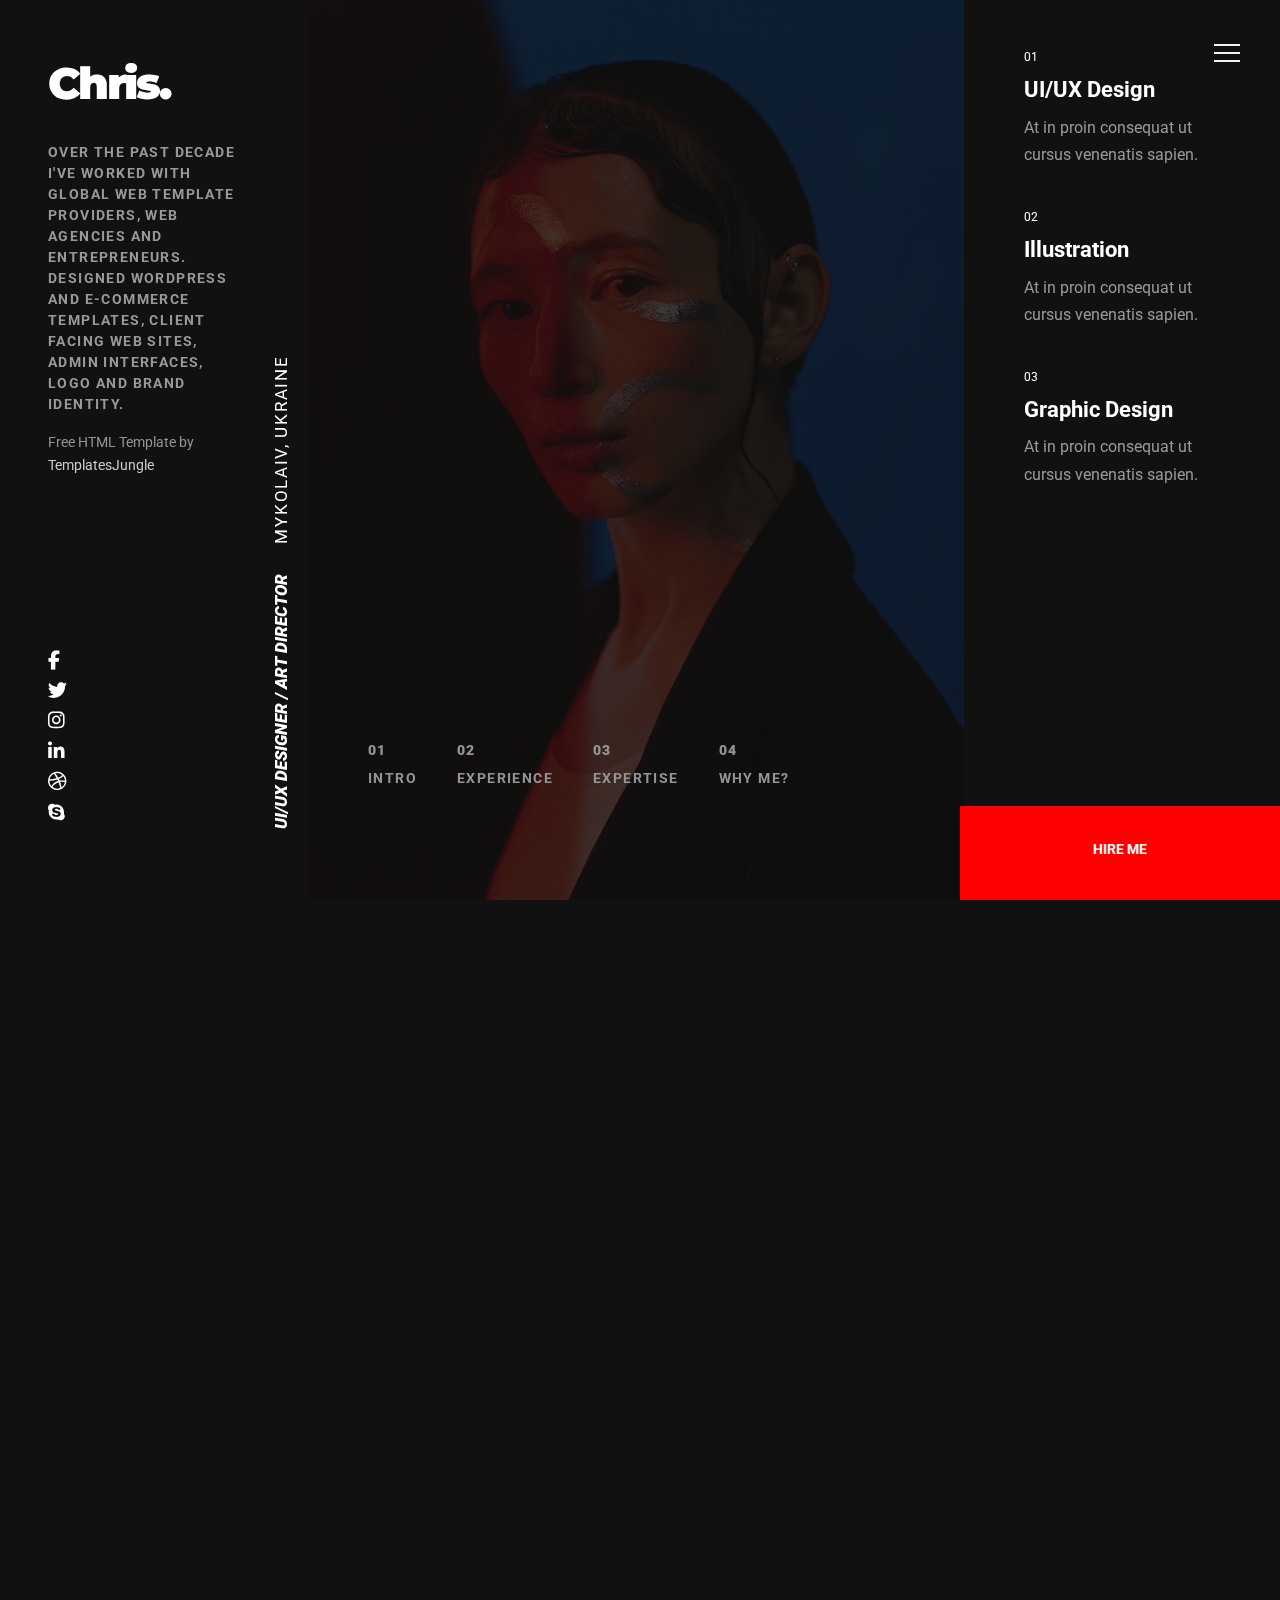
<file: index.html>
<!DOCTYPE html>
<html lang="en">
  <head>
    <meta charset="utf-8">
    <meta name="viewport" content="width=device-width, initial-scale=1">
    <title>Chris Miller - UI/UX Designer / Art Director</title>

    <!-- Third Party Plugins -->
    <link rel="stylesheet" type="text/css" href="css/vendor.css">
    <!-- Bootstrap CSS -->
    <link href="https://cdn.jsdelivr.net/npm/bootstrap@5.3.0-alpha1/dist/css/bootstrap.min.css" rel="stylesheet">
    <!-- Font Awesome -->
    <link rel="stylesheet" href="https://cdnjs.cloudflare.com/ajax/libs/font-awesome/6.4.0/css/all.min.css">
    <!-- Google Fonts -->
    <link href="https://fonts.googleapis.com/css2?family=Montserrat:wght@900&family=Roboto:wght@400;700;900&family=Six+Caps&display=swap" rel="stylesheet">
    <!-- custom style -->
    <link rel="stylesheet" href="style.css">

  </head>
  <body data-bs-theme="dark">
    
    <div class="nav nav-overlay">
      <div class="nav__content">
        <ul class="nav__list">
          <li class="nav__list-item active-nav"><a href="index.html" class="hover-target">Home</a></li>
          <li class="nav__list-item"><a href="styles.html" class="hover-target">Styles</a></li>
          <li class="nav__list-item"><a href="blog.html" class="hover-target">Blog</a></li>
          <li class="nav__list-item"><a href="single-post.html" class="hover-target">Single Post</a></li>
          <li class="nav__list-item"><a href="portfolio-masonry.html" class="hover-target">Portfolio</a></li>
          <li class="nav__list-item"><a href="single-portfolio.html" class="hover-target">Single Portfolio</a></li>
          <li class="nav__list-item"><a href="contact.html" class="hover-target">Contact me</a></li>
        </ul>
      </div>
    </div>

    <nav id="navbar" class="position-absolute">
			<input id="menu-toggle" type="checkbox" />
			<label class="menu-btn" for="menu-toggle">
			<span></span>
			</label>
		</nav>

    <div class="container-fluid p-0">
      <div class="row g-0">
        <!-- Sidebar -->
        <div class="col-lg-3 position-fixed z-1 h-100" data-aos="slide-right" data-aos-delay="200">
          <div class="sidebar p-4 p-lg-5 vh-100 d-flex flex-column position-relative">
            <a href="index.html" class="logo mb-0 text-decoration-none">Chris.</a>
            <p class="bio mt-4 d-none d-lg-block" style="max-width: 200px;">
              OVER THE PAST DECADE I'VE WORKED WITH GLOBAL WEB TEMPLATE PROVIDERS, WEB AGENCIES AND ENTREPRENEURS.
              DESIGNED WORDPRESS AND E-COMMERCE TEMPLATES, CLIENT FACING WEB SITES, ADMIN INTERFACES, LOGO AND BRAND
              IDENTITY.
            </p>
            <p style="max-width: 200px;">Free HTML Template by <a href="https://templatesjungle.com/" target="_blank" class="text-decoration-none">TemplatesJungle</a></p>
            
            <div class="social-icons mt-auto mb-4 d-none d-lg-flex flex-column">
              <a href="#" class="social-icon" aria-label="Facebook"><i class="fab fa-facebook-f"></i></a>
              <a href="#" class="social-icon" aria-label="Twitter"><i class="fab fa-twitter"></i></a>
              <a href="#" class="social-icon" aria-label="Instagram"><i class="fab fa-instagram"></i></a>
              <a href="#" class="social-icon" aria-label="LinkedIn"><i class="fab fa-linkedin-in"></i></a>
              <a href="#" class="social-icon" aria-label="Dribbble"><i class="fab fa-dribbble"></i></a>
              <a href="#" class="social-icon" aria-label="Skype"><i class="fab fa-skype"></i></a>
            </div>
            
            <div class="personal-info d-none d-lg-flex">
              <p class="job-title mb-2">UI/UX DESIGNER / ART DIRECTOR</p>
              <p class="location">MYKOLAIV, UKRAINE</p>
            </div>
          </div>
        </div>

        <div class="col-lg-9 offset-lg-3">
          <div class="row">
            
            <!-- Main Content / data-aos="fade-up" --> 
            <div id="intro" class="col-lg-8 position-relative d-flex flex-column align-items-center"> 
              <div class="pt-4 pt-lg-5 px-4 px-lg-5 w-100 mt-5">
                
                <!--  slide-clip slide-in -->
                <div class="swiper banner-slider slide-in mt-5 mt-lg-0 ">
                  <div class="swiper-wrapper">
                    <div class="swiper-slide">
                      <div class="banner-content d-flex flex-column">
                        <span class="introduction mb-3 d-block">INTRODUCTION</span>
                        <h2 class="name mb-4 txt-fx slide-up">CHRIS MILLER</h2>
                        <p class="description mb-4">
                          Labore accusam in modo compungi, iacentem substantiales um se sed esse haec.
                        </p>
                        <a href="#" class="cta-link d-inline-block mb-5">Let's Talk.</a>
                      </div>
                    </div>
                    <div class="swiper-slide">
                      <div class="banner-content d-flex flex-column">
                        <span class="introduction mb-3 d-block">Web Designer / Developer</span>
                        <h2 class="name mb-4 txt-fx slide-up">UX/UI OPTIMIZATION</h2>
                        <p class="description mb-4">
                          Labore accusam in modo compungi, iacentem substantiales um se sed esse haec.
                        </p>
                        <a href="#" class="cta-link d-inline-block mb-5">View all Works.</a>
                      </div>
                    </div>
                    <div class="swiper-slide">
                      <div class="banner-content d-flex flex-column">
                        <span class="introduction mb-3 d-block">Front-End Development</span>
                        <h2 class="name mb-4 txt-fx slide-up">FULL STACK SOLUTIONS</h2>
                        <p class="description mb-4">
                          Labore accusam in modo compungi, iacentem substantiales um se sed esse haec.
                        </p>
                        <a href="#" class="cta-link d-inline-block mb-5">Let's Talk.</a>
                      </div>
                    </div>
                    <div class="swiper-slide">
                      <div class="banner-content d-flex flex-column">
                        <span class="introduction mb-3 d-block">Smooth Communication</span>
                        <h2 class="name mb-4 txt-fx slide-up">COLLABORATIVE & CLEAR</h2>
                        <p class="description mb-4">
                          Labore accusam in modo compungi, iacentem substantiales um se sed esse haec.
                        </p>
                        <a href="#" class="cta-link d-inline-block mb-5">About me.</a>
                      </div>
                    </div>
                    
                  </div>
                </div>
                
              </div>
              
              <nav class="section-nav swiper banner-nav-slider pt-3 pt-lg-4 px-4 px-lg-5 w-100" data-aos="fade-up" data-aos-delay="600" data-aos-anchor-placement="top-bottom">
                <ul class="swiper-wrapper">
                  <li class="swiper-slide"><span>01</span> INTRO</li>
                  <li class="swiper-slide"><span>02</span> EXPERIENCE</li>
                  <li class="swiper-slide"><span>03</span> EXPERTISE</li>
                  <li class="swiper-slide"><span>04</span> WHY ME?</li>
                </ul>
              </nav>
              <div class="swiper image-slider" data-aos="fade-up" data-aos-delay="1000" >
                <div class="swiper-wrapper">
                  <div class="swiper-slide">
                    <img
                        class="hero-image position-absolute top-0 end-0 img-fluid mb-5 opacity-25 vh-100"
                        src="images/banner-image-2.jpg"
                        alt="Kitchen interior"
                      >
                  </div>
                  <div class="swiper-slide">
                    <img
                        class="hero-image position-absolute top-0 end-0 img-fluid mb-5 opacity-25 vh-100"
                        src="images/banner-image-1.jpg"
                        alt="Kitchen interior"
                      >
                  </div>
                  <div class="swiper-slide">
                    <img
                        class="hero-image position-absolute top-0 end-0 img-fluid mb-5 opacity-25 vh-100"
                        src="images/banner-image-3.jpg"
                        alt="Kitchen interior"
                      >
                  </div>
                  <div class="swiper-slide">
                    <img
                        class="hero-image position-absolute top-0 end-0 img-fluid mb-5 opacity-25 vh-100"
                        src="images/banner-image-4.jpg"
                        alt="Kitchen interior"
                      >
                  </div>
                </div>
              </div>
            </div>
            
            <!-- Skills Section -->
            <div class="col-lg-4">
              <div class="p-4 p-lg-5 vh-100">
                <div class="skill" data-aos="fade-up" data-aos-delay="200">
                  <span class="skill-number d-block">01</span>
                  <h3>UI/UX Design</h3>
                  <p>At in proin consequat ut cursus venenatis sapien.</p>
                </div>
                
                <div class="skill" data-aos="fade-up" data-aos-delay="400">
                  <span class="skill-number d-block">02</span>
                  <h3>Illustration</h3>
                  <p>At in proin consequat ut cursus venenatis sapien.</p>
                </div>
                
                <div class="skill" data-aos="fade-up" data-aos-delay="600">
                  <span class="skill-number d-block">03</span>
                  <h3>Graphic Design</h3>
                  <p>At in proin consequat ut cursus venenatis sapien.</p>
                </div>
                
                <!-- Mobile-only content -->
                <div class="d-lg-none mt-5">
                  <hr class="sidebar-divider">
                  <p class="job-title mb-2">UI/UX DESIGNER / ART DIRECTOR</p>
                  <p class="location mb-4">MYKOLAIV, UKRAINE</p>
                  <a href="#" class="cta-button d-block text-center">VIEW ALL WORKS</a>
                </div>
              </div>
            </div>
            
            <!-- CTA Button (Desktop) -->
            <div class="col-lg-3 d-none d-lg-block position-fixed bottom-0 end-0 p-0" style="z-index: 8;">
              <!-- <a href="#" class="cta-button d-block">VIEW ALL WORKS</a> -->
              <button class="btn-special w-100" data-aos="fade-up" data-aos-delay="800" data-aos-anchor-placement="top-bottom">
                  <span class="text-container">
                      <span class="original-text">HIRE ME</span>
                      <span class="hover-text">HIRE ME</span>
                  </span>
              </button>
            </div>

            <section id="about" class="pt-4 pt-lg-5 px-4 px-lg-5 my-5 py-5">
            <div class="row d-flex flex-wrap" data-aos="fade-up">
              <div class="col-lg-6 pb-5">
                <span class="introduction mb-3 d-block">BIODATA</span>
                <h2 class="name mb-4 txt-fx slide-up text-uppercase">Education</h2>
                <div class="data-info py-3" data-aos="fade-up">
                  <span class="meta-date">1998 - 2004</span>
                  <h3 class="info-title">Bachelors in Engineering in Information Technology</h3>
                  <p>Harvard School of Science and management</p>
                </div>
                <div class="data-info" data-aos="fade-up" data-aos-delay="100">
                  <span class="meta-date">2004 - 2006</span>
                  <h3 class="info-title">Masters in Data Analysis</h3>
                  <p>Harvard School of Science and management</p>
                </div>
              </div>
              <div class="col-lg-6 pb-5">
                <h2 class="name mb-4 txt-fx slide-up text-uppercase">Experiences</h2>
                <div class="data-info py-3" data-aos="fade-up" data-aos-delay="200">
                  <span class="meta-date">2007 - 2012</span>
                  <h3 class="info-title">Creative Agency Inc.: Design head</h3>
                  <p>iacentem substantiales um se sed esse haec Possit facis qui a a a patriam.</p>
                </div>
                <div class="data-info" data-aos="fade-up" data-aos-delay="300">
                  <span class="meta-date">2013 - present</span>
                  <h3 class="info-title">Studio Alpha.: Project Manager</h3>
                  <p>iacentem substantiales um se sed esse haec Possit facis qui a a a patriam.</p>
                </div>
              </div>
            </div>
            <div class="row d-flex flex-wrap" data-aos="fade-up">
              <div class="col-lg-6 pb-5">
                <h2 class="name mb-4 txt-fx slide-up text-uppercase">Interests</h2>
                <div class="data-info py-3" data-aos="fade-up">
                  <span class="meta-date">2007 - 2012</span>
                  <h3 class="info-title">Bachelors in Engineering in Information Technology</h3>
                  <p>Harvard School of Science and management</p>
                </div>
                <div class="data-info" data-aos="fade-up" data-aos-delay="100">
                  <span class="meta-date">2013 - present</span>
                  <h3 class="info-title">Studio Alpha.: Project Manager</h3>
                  <p>iacentem substantiales um se sed esse haec Possit facis qui a a a patriam.</p>
                </div>
              </div>
              <div class="col-lg-6 pb-5">
                <h2 class="name mb-4 txt-fx slide-up text-uppercase">References</h2>
                <div class="data-info py-3" data-aos="fade-up" data-aos-delay="200">
                  <span class="meta-date">1998 - 2004</span>
                  <h3 class="info-title">Dr. Stephen H. King</h3>
                  <p>iacentem substantiales um se sed esse haec Possit facis qui a a a patriam.</p>
                </div>
                <div class="data-info" data-aos="fade-up" data-aos-delay="300">
                  <span class="meta-date">2004 - 2006</span>
                  <h3 class="info-title">Dr. David Howard</h3>
                  <p>iacentem substantiales um se sed esse haec Possit facis qui a a a patriam.</p>
                </div>
              </div>
            </div>
          </section>

          <section id="experience" class="pt-4 pt-lg-5 px-4 px-lg-5 my-5 py-5">
            <div class="row mb-5">
              <div class="col-lg-6" data-aos="fade-up">
                <span class="introduction mb-3 d-block">introduction</span>
                <h2 class="name mb-4 txt-fx slide-up text-uppercase">Experienced Creative mind</h2>
                <p>Labore accusam in modo compungi, iacentem substantiales um se sed esse haec.</p>
              </div>
            </div>
            <div class="row">
              <div class="col-lg-6">
                <div class="info-element py-4" data-aos="fade-up">
                  <table class="table">
                    <tbody>
                      <tr>
                        <th>Age</th>
                        <td>22</td>
                      </tr>
                      <tr>
                        <th>Residence</th>
                        <td>United States</td>
                      </tr>
                      <tr>
                        <th>Address</th>
                        <td>A City, Florida, 32104</td>
                      </tr>
                      <tr>
                        <th>E-mail</th>
                        <td><a href="#">hello@yourwebsite.com</a></td>
                      </tr>
                      <tr class="no-border-bottom">
                        <th>Phone</th>
                        <td>+2345 344 678 563</td>
                      </tr>
                    </tbody>
                  </table>
                </div>
              </div>
              <div class="col-lg-6">
                <div class="skill-chart py-4" data-aos="fade-up">
                  <ul class="skill-chart-list list-unstyled">
                    <li>
                      <div class="chart-header d-flex justify-content-between">
                        <span class="skill-title">Adobe Photoshop</span>
                        <span class="percentage">90%</span>
                      </div>
                      <div class="chart-border">
                        <div class="chart-percentage ninety-percent"></div>
                      </div>
                    </li>
                    <li>
                      <div class="chart-header d-flex justify-content-between">
                        <span class="skill-title">Adobe Illustrator</span>
                        <span class="percentage">75%</span>
                      </div>
                      <div class="chart-border">
                        <div class="chart-percentage ninety-percent"></div>
                      </div>
                    </li>
                    <li>
                      <div class="chart-header d-flex justify-content-between">
                        <span class="skill-title">Figma</span>
                        <span class="percentage">80%</span>
                      </div>
                      <div class="chart-border">
                        <div class="chart-percentage eighty-percent"></div>
                      </div>
                    </li>
                    <li>
                      <div class="chart-header d-flex justify-content-between">
                        <span class="skill-title">Adobe After Effect</span>
                        <span class="percentage">70%</span>
                      </div>
                      <div class="chart-border">
                        <div class="chart-percentage seventy-percent"></div>
                      </div>
                    </li>
                    <li>
                      <div class="chart-header d-flex justify-content-between">
                        <span class="skill-title">Photography</span>
                        <span class="percentage">95%</span>
                      </div>
                      <div class="chart-border">
                        <div class="chart-percentage ninety-five-percent"></div>
                      </div>
                    </li>
                  </ul>
                </div>
              </div>
            </div>
          </section>

          <section id="portfolio" class="pt-4 pt-lg-5 px-4 px-lg-5 my-5 py-5">
            <div class="section-header my-5" data-aos="fade-up">
              <div class="row g-5">
                <div class="col-lg-6">
                  <span class="introduction mb-3 d-block">some of my recent works</span>
                  <h2 class="name mb-4 txt-fx slide-up text-uppercase">Portfolio</h2>
                </div>
                <div class="col-lg-4" data-aos="fade-up">
                  <p>Labore accusam in modo compungi, iacentem substantiales um se sed esse haec.</p>
                  <a href="portfolio-masonry.html" class="btn btn-dark px-5 py-4">View All</a>
                </div>
              </div>
            </div>
            <div class="swiper portfolio-Swiper portfolio-content py-4" data-aos="fade-up">
              <div class="swiper-wrapper">
                <div class="swiper-slide">
                  <div class="image-holder">
                    <a href="single-portfolio.html" title="portfolio details"><img src="images/port-item1.jpg"
                        alt="portfolio" class="img-fluid"></a>
                  </div>
                  <div class="caption d-flex justify-content-between align-items-center">
                    <div class="title">nostaligia portrait copy</div>
                    <a href="#" class="image-format bg-orange">svg</a>
                  </div>
                </div>
                <div class="swiper-slide">
                  <div class="image-holder">
                    <a href="single-portfolio.html" title="portfolio details"><img src="images/port-item2.jpg"
                        alt="portfolio" class="img-fluid"></a>
                  </div>
                  <div class="caption d-flex justify-content-between align-items-center">
                    <div class="title">Workoholic city design</div>
                    <a href="#" class="image-format bg-orange">svg</a>
                  </div>
                </div>
                <div class="swiper-slide">
                  <div class="image-holder">
                    <a href="single-portfolio.html" title="portfolio details"><img src="images/port-item3.jpg"
                        alt="portfolio" class="img-fluid"></a>
                  </div>
                  <div class="caption d-flex justify-content-between align-items-center">
                    <div class="title">Zoo keeper envelope</div>
                    <a href="#" class="image-format bg-blue">psd</a>
                  </div>
                </div>
                <div class="swiper-slide">
                  <div class="image-holder">
                    <a href="single-portfolio.html" title="portfolio details"><img src="images/port-item4.jpg"
                        alt="portfolio" class="img-fluid"></a>
                  </div>
                  <div class="caption d-flex justify-content-between align-items-center">
                    <div class="title">nostaligia portrait</div>
                    <a href="#" class="image-format bg-blue">png</a>
                  </div>
                </div>
                <div class="swiper-slide">
                  <div class="image-holder">
                    <a href="single-portfolio.html" title="portfolio details"><img src="images/port-item2.jpg"
                        alt="portfolio" class="img-fluid"></a>
                  </div>
                  <div class="caption d-flex justify-content-between align-items-center">
                    <div class="title">nostaligia portrait copy</div>
                    <a href="#" class="image-format">svg</a>
                  </div>
                </div>
              </div>
              <div class="swiper-pagination mt-5"></div>
            </div>
          </section>

          <section id="contact" class="pt-4 pt-lg-5 px-4 px-lg-5 my-5 py-5">
            <div class="container">
              <div class="row mb-5">
                <div class="col-lg-6" data-aos="fade-up">
                  <span class="introduction mb-3 d-block">Personal Info</span>
                  <h2 class="name mb-4 txt-fx slide-up text-uppercase">Contact Me</h2>
                  <p>Labore accusam in modo compungi, iacentem substantiales um se sed esse haec.</p>
                </div>
              </div>
              <div class="row d-flex g-5">
                <div class="col-lg-7" data-aos="fade-up">
                  <h3>Frequently Asked Questions</h3>
                  <div class="accordion" id="accordionExample2">
                    <div class="accordion-item">
                      <h2 class="accordion-header" id="headingOne">
                        <button class="accordion-button" type="button" data-bs-toggle="collapse"
                          data-bs-target="#accordion-collapse1" aria-expanded="true"
                          aria-controls="accordion-collapse1">
                          What experience do you have in my industry?
                        </button>
                      </h2>
                      <div id="accordion-collapse1" class="accordion-collapse collapse show"
                        aria-labelledby="headingOne" data-bs-parent="#accordionExample2">
                        <div class="accordion-body">
                          Ut enim ad minim veniam,
                          quis nostrud exercitation ullamco laboris nisi ut aliquip ex ea commodo consequat. Duis aute
                          irure dolor in reprehenderit in voluptate velit esse cillum dolore eu fugiat nulla pariatur.
                        </div>
                      </div>
                    </div>
                    <div class="accordion-item">
                      <h2 class="accordion-header" id="headingTwo">
                        <button class="accordion-button collapsed" type="button" data-bs-toggle="collapse"
                          data-bs-target="#accordion-collapse2" aria-expanded="false"
                          aria-controls="accordion-collapse2">
                          How many clients do you typically work with at once?
                        </button>
                      </h2>
                      <div id="accordion-collapse2" class="accordion-collapse collapse" aria-labelledby="headingTwo"
                        data-bs-parent="#accordionExample2">
                        <div class="accordion-body">
                          Ut enim ad minim veniam,
                          quis nostrud exercitation ullamco laboris nisi ut aliquip ex ea commodo consequat. Duis aute
                          irure dolor in reprehenderit in voluptate velit esse cillum dolore eu fugiat nulla pariatur.
                        </div>
                      </div>
                    </div>
                    <div class="accordion-item">
                      <h2 class="accordion-header" id="headingThree">
                        <button class="accordion-button collapsed" type="button" data-bs-toggle="collapse"
                          data-bs-target="#accordion-collapse3" aria-expanded="false"
                          aria-controls="accordion-collapse3">
                          Do you have the capacity to take on this project right now?
                        </button>
                      </h2>
                      <div id="accordion-collapse3" class="accordion-collapse collapse" aria-labelledby="headingThree"
                        data-bs-parent="#accordionExample2">
                        <div class="accordion-body">
                          Ut enim ad minim veniam,
                          quis nostrud exercitation ullamco laboris nisi ut aliquip ex ea commodo consequat. Duis aute
                          irure dolor in reprehenderit in voluptate velit esse cillum dolore eu fugiat nulla pariatur.
                        </div>
                      </div>
                    </div>
                  </div>
                </div>

                <div class="col-lg-5">
                  <div class="right-content" data-aos="fade-up">

                    <div class="element-header align-right">
                      <h3>Feel free to send me a message or any word of appreciation.</h3>
                    </div>

                    <div class="contact-form py-4">
                      <form id="form" class="form-group">
                        <div class="pb-2"><input type="text" name="name" placeholder="Your Full Name"
                            class="form-control">
                        </div>
                        <div class="pb-2"><input type="text" name="address" placeholder="Your Email Address"
                            class="form-control"></div>
                        <div class="pb-2"><textarea placeholder="Your Message" rows="6" class="form-control"></textarea>
                        </div>
                        <button type="submit" name="submit" class="btn btn-dark w-100 btn-rounded">Submit</button>
                      </form>
                    </div>
                  </div>
                </div>

              </div>
            </div>
          </section>
          
          </div>
        </div>

      </div>
    </div>

    <!-- Bootstrap JS -->
    <script src="https://cdn.jsdelivr.net/npm/bootstrap@5.3.0-alpha1/dist/js/bootstrap.bundle.min.js"></script>
    <script src="js/jquery-1.11.0.min.js"></script>
    <script src="js/plugins.js"></script>
    <script src="js/script.js"></script>

  </body>
</html>
</file>
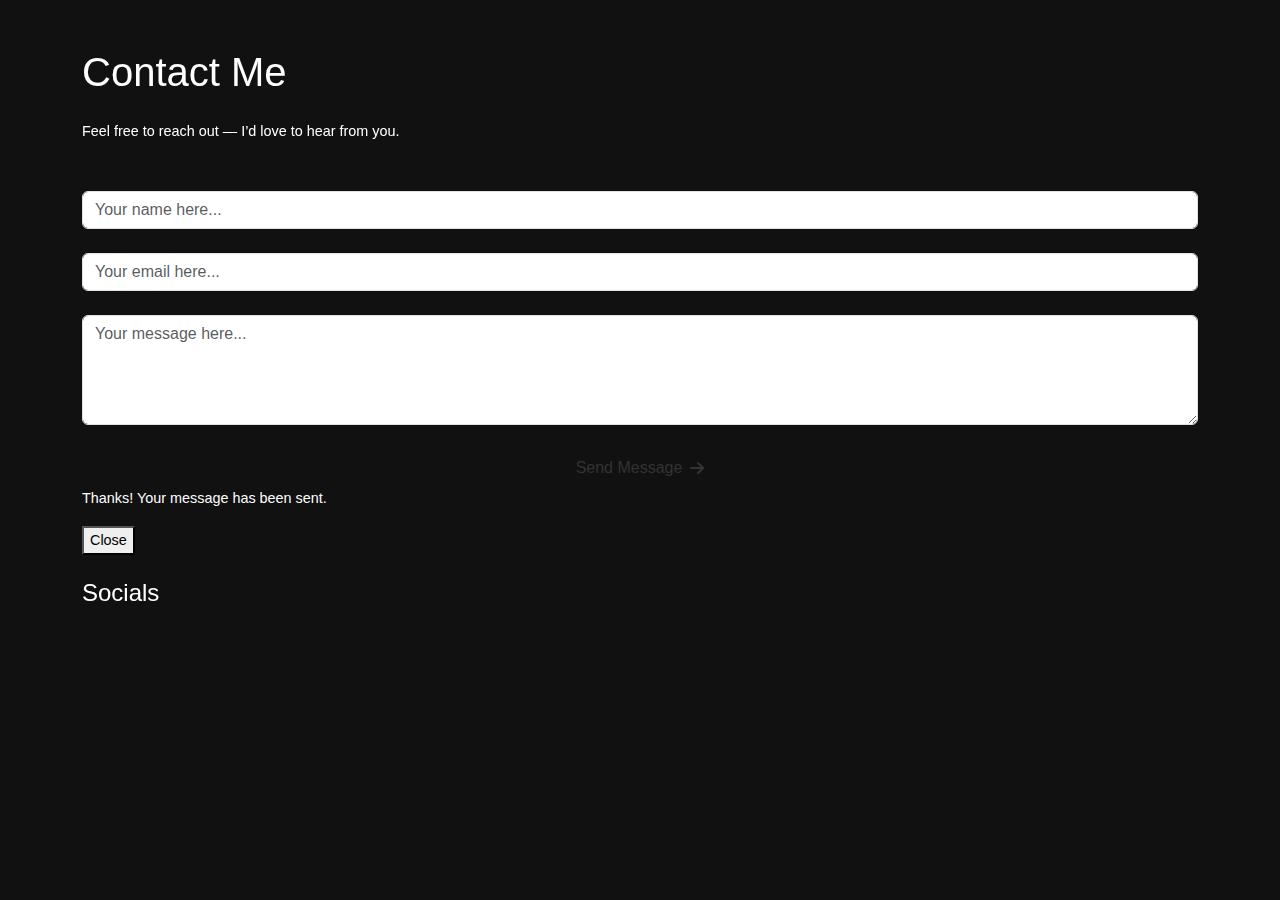
<file: contact.html>
<!DOCTYPE html>
<html lang="en">
<head>
  <meta charset="utf-8" />
  <meta name="viewport" content="width=device-width, initial-scale=1" />
  <title>Contact Me</title>

  <!-- Bootstrap CSS -->
  <link href="https://cdn.jsdelivr.net/npm/bootstrap@5.3.0/dist/css/bootstrap.min.css" rel="stylesheet" />

  <!-- Google Fonts -->
  <link href="https://fonts.googleapis.com/css2?family=Syne:wght@800&family=Inter:wght@400;600;700;800&display=swap" rel="stylesheet" />

  <!-- Font Awesome -->
  <link rel="stylesheet" href="https://cdnjs.cloudflare.com/ajax/libs/font-awesome/6.4.0/css/all.min.css" />

  <!-- AOS -->
  <link href="https://unpkg.com/aos@2.3.1/dist/aos.css" rel="stylesheet" />

  <!-- Your custom CSS -->
  <link rel="stylesheet" href="style.css">
</head>

<body>

    <div class="container py-5">
        <h1 class="content-title mb-4" data-aos="fade-up">Contact Me</h1>
        <p class="subtitle mb-5" data-aos="fade-up" data-aos-delay="100">
        Feel free to reach out — I’d love to hear from you.
        </p>
        <form id="contact-form-contact-page" class="d-flex flex-column gap-4" action="https://formspree.io/f/xrbnnyqy" method="POST">
            <input type="text" class="form-control-custom form-control" name="name" placeholder="Your name here..." />
            <input type="email" class="form-control-custom form-control" name="email" placeholder="Your email here..." />
            <textarea class="form-control-custom form-control" name="message" placeholder="Your message here..." rows="4"></textarea>
            <button type="submit" class="btn btn-custom d-flex align-items-center justify-content-center gap-2">
                <span>Send Message</span>
                <i class="fas fa-arrow-right"></i>
            </button>
        </form>

        <div id="form-popup-contact-page" class="form-popup">
            <p>Thanks! Your message has been sent.</p>
            <button class="close-popup">Close</button>
        </div>

        <div class="col-md-4 mt-5 mt-md-0" data-aos="fade-left">
            <h4 class="mt-4">Socials</h4>
            <a href="https://www.linkedin.com/in/ewan-van-de-nadort/" class="me-3" target="_blank"><i class="fab fa-linkedin"></i></a>
            <a href="https://github.com/Flosse02" class="me-3" target="_blank"><i class="fab fa-github"></i></a>
        </div>
    </div>

  <!-- Scripts -->
  <script src="https://code.jquery.com/jquery-3.6.0.min.js"></script>
  <script src="https://cdn.jsdelivr.net/npm/bootstrap@5.3.0/dist/js/bootstrap.bundle.min.js"></script>
  <script src="https://unpkg.com/aos@2.3.1/dist/aos.js"></script>
  <!-- Plugins js -->
  <script src="js/plugins.js"></script>
  <!-- Script js -->
  <script src="js/script.js"></script>

</body>
</html>
</file>
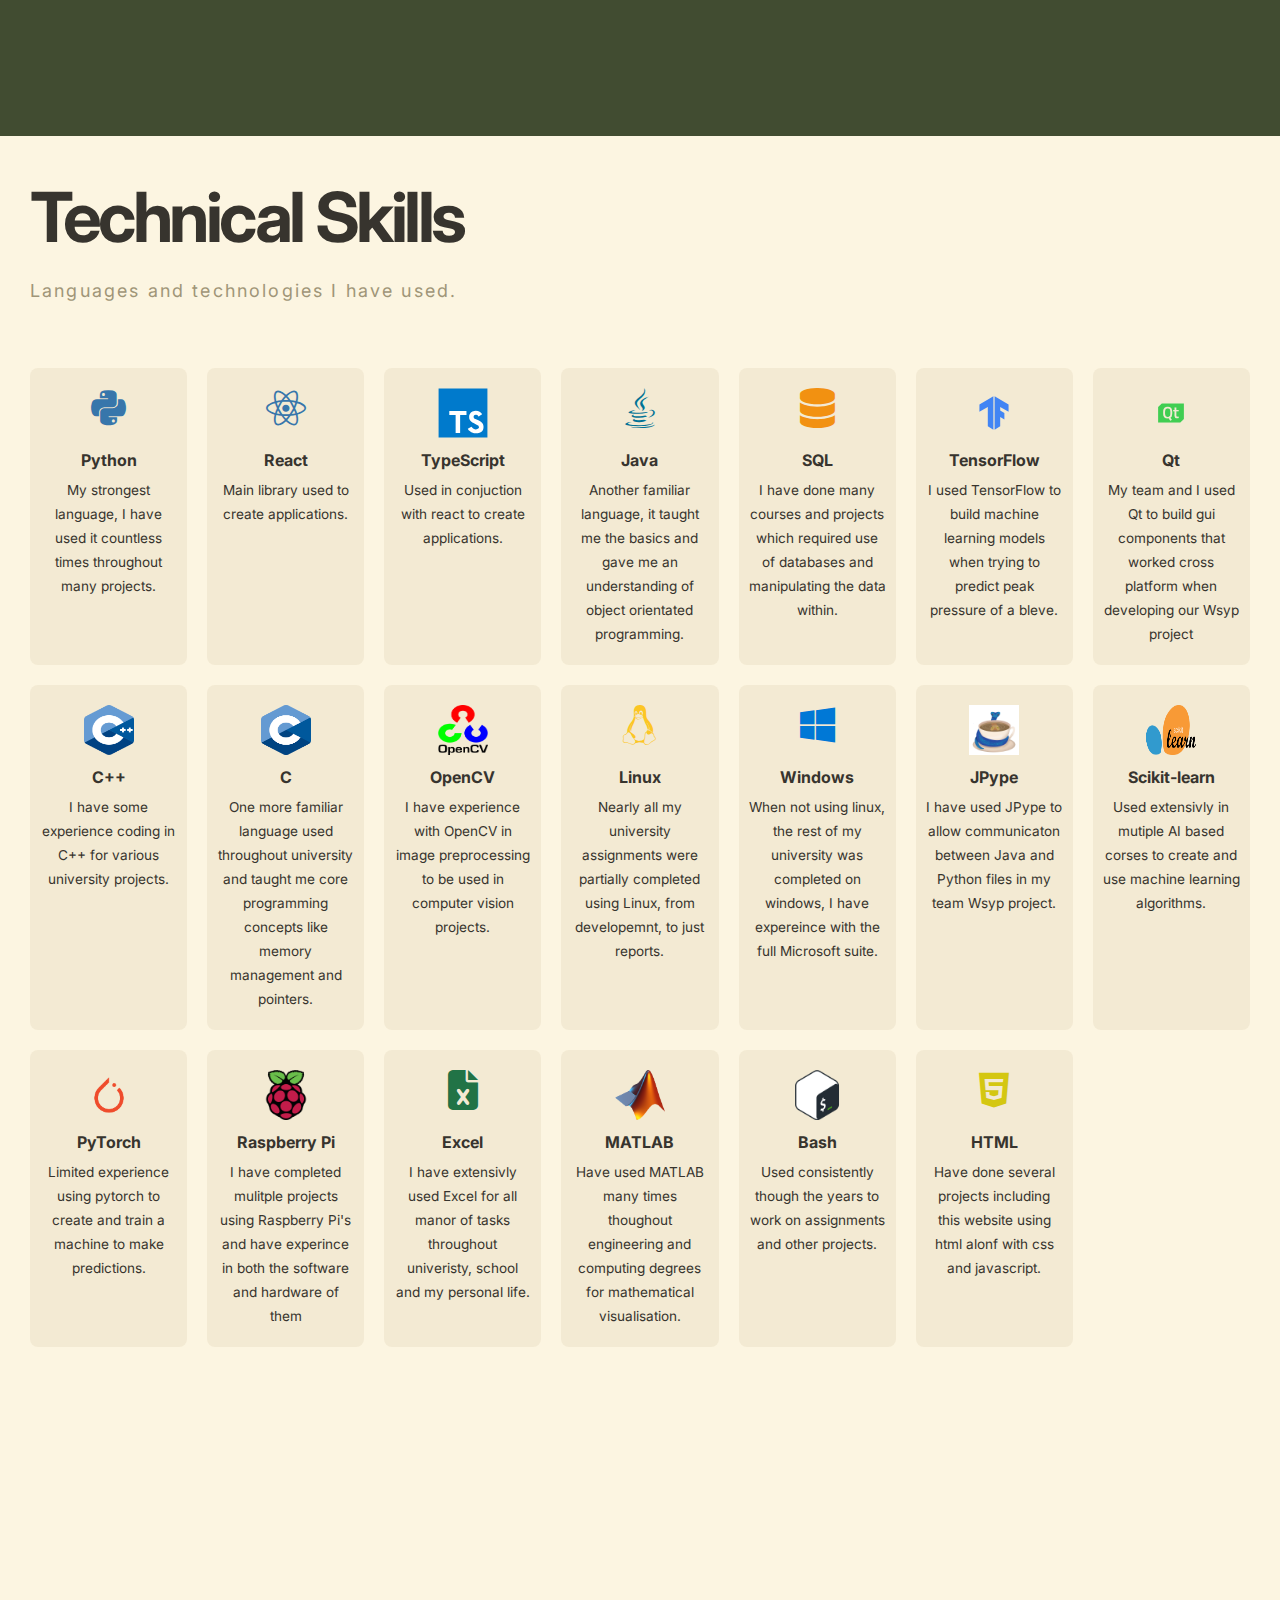
<file: pages/about.html>
<!DOCTYPE html>
<html lang="en">

<head>
  <meta charset="utf-8" />
  <meta name="viewport" content="width=device-width, initial-scale=1" />
  <title>Ewan's Resume</title>
  <!-- Bootstrap CSS -->
  <link href="https://cdn.jsdelivr.net/npm/bootstrap@5.3.0/dist/css/bootstrap.min.css" rel="stylesheet" />
  <link href="https://cdnjs.cloudflare.com/ajax/libs/font-awesome/6.5.0/css/all.min.css" rel="stylesheet">
  <!-- Google Fonts -->
  <link href="https://fonts.googleapis.com/css2?family=Syne:wght@800&family=Inter:wght@400;600;700;800&display=swap"
    rel="stylesheet" />
  <!-- Font Awesome for icons -->
  <link rel="stylesheet" href="https://cdnjs.cloudflare.com/ajax/libs/font-awesome/6.4.0/css/all.min.css" />
  <!-- AOS Animation CSS -->
  <link href="https://unpkg.com/aos@2.3.1/dist/aos.css" rel="stylesheet" />
  <!-- Swiper JS CSS -->
  <link rel="stylesheet" href="https://cdn.jsdelivr.net/npm/swiper@11/swiper-bundle.min.css" />
  <!-- custom style CSS -->
  <link rel="stylesheet" href="../styles/style.css">
</head>


<body>

  <!-- Fullscreen Menu Overlay -->
  <div id="headerContainer"></div>
    
  <section class="skills-section">
    <div class="skills-header">
      <div class="content-title mb-2 fw-bold" style="text-align: left;">Technical Skills</div>
      <div class="date-text mb-4" style="text-align: left;">Languages and technologies I have used.</div>
    </div>

    <!-- Python -->
    <div class="skill-card">
      <i class="fab fa-python skill-icon" style="color: #3776AB;"></i>
      <span class="skill-label">Python</span>
      <span class="skill-desc">My strongest language, I have used it countless times throughout many projects.</span>
    </div>

    <div class="skill-card">
      <i class="fab fa-react skill-icon" style="color: #3776AB;"></i>
      <span class="skill-label">React</span>
      <span class="skill-desc">Main library used to create applications.</span>
    </div>

    <div class="skill-card">
      <img src="../media/logos/typescript.svg" class="skill-icon"></img>
      <span class="skill-label">TypeScript</span>
      <span class="skill-desc">Used in conjuction with react to create applications.</span>
    </div>

    <!-- Java -->
    <div class="skill-card">
      <i class="fab fa-java skill-icon" style="color:#007396;"></i>
      <span class="skill-label">Java</span>
      <span class="skill-desc">Another familiar language, it taught me the basics and gave me an understanding of object orientated programming.</span>
    </div>

    <!-- SQL -->
    <div class="skill-card">
      <i class="fas fa-database skill-icon" style="color:#f29111;"></i>
      <span class="skill-label">SQL</span>
      <span class="skill-desc">I have done many courses and projects which required use of databases and manipulating the data within.</span>
    </div>

    <!-- TensorFlow -->
    <div class="skill-card">
      <img src="../media/logos/tensorflow.svg" class="skill-icon">
      <span class="skill-label">TensorFlow</span>
      <span class="skill-desc">I used TensorFlow to build machine learning models when trying to predict peak pressure of a bleve.</span>
    </div>

    <!-- Qt -->
    <div class="skill-card">
      <img src="../media/logos/qt.png" class="skill-icon">
      <span class="skill-label">Qt</span>
      <span class="skill-desc">My team and I used Qt to build gui components that worked cross platform when developing our Wsyp project</span>
    </div>

    <!-- C++ -->
    <div class="skill-card">
      <img src="../media/logos/c++.png" class="skill-icon">
      <span class="skill-label">C++</span>
      <span class="skill-desc">I have some experience coding in C++ for various university projects.</span>
    </div>

    <!-- C -->
    <div class="skill-card">
      <img src="../media/logos/c.png" class="skill-icon">
      <span class="skill-label">C</span>
      <span class="skill-desc">One more familiar language used throughout university and taught me core programming concepts like memory management and pointers.</span>
    </div>

    <!-- OpenCV -->
    <div class="skill-card">
      <img src="../media/logos/opencv.png" class="skill-icon">
      <span class="skill-label">OpenCV</span>
      <span class="skill-desc">I have experience with OpenCV in image preprocessing to be used in computer vision projects.</span>
    </div>

    <!-- Linux -->
    <div class="skill-card">
      <i class="fab fa-linux skill-icon" style="color:#FCC624;"></i>
      <span class="skill-label">Linux</span>
      <span class="skill-desc">Nearly all my university assignments were partially completed using Linux, from developemnt, to just reports.</span>
    </div>

    <!-- Windows -->
    <div class="skill-card">
      <i class="fab fa-windows skill-icon" style="color:#0078D6;"></i>
      <span class="skill-label">Windows</span>
      <span class="skill-desc">When not using linux, the rest of my university was completed on windows, I have expereince with the full Microsoft suite.</span>
    </div>

    <!-- JPype -->
    <div class="skill-card">
      <img src="../media/logos/jpype.png" class="skill-icon">
      <span class="skill-label">JPype</span>
      <span class="skill-desc">I have used JPype to allow communicaton between Java and Python files in my team Wsyp project.</span>
    </div>

    <!-- Scikit-learn -->
    <div class="skill-card">
      <img src="../media/logos/scikit-learn.png" class="skill-icon">
      <span class="skill-label">Scikit-learn</span>
      <span class="skill-desc">Used extensivly in mutiple AI based corses to create and use machine learning algorithms.</span>
    </div>

    <!-- PyTorch -->
    <div class="skill-card">
      <img src="../media/logos/pytorch.png" class="skill-icon">
      <span class="skill-label">PyTorch</span>
      <span class="skill-desc">Limited experience using pytorch to create and train a machine to make predictions.</span>
    </div>

    <!-- Raspberry Pi -->
    <div class="skill-card">
      <img src="../media/logos/raspberrypi.png" class="skill-icon">
      <span class="skill-label">Raspberry Pi</span>
      <span class="skill-desc">I have completed mulitple projects using Raspberry Pi's and have experince in both the software and hardware of them</span>
    </div>

    <!-- Excel -->
    <div class="skill-card">
      <i class="fas fa-file-excel skill-icon" style="color:#217346;"></i>
      <span class="skill-label">Excel</span>
      <span class="skill-desc">I have extensivly used Excel for all manor of tasks throughout univeristy, school and my personal life.</span>
    </div>

    <!-- MATLAB -->
    <div class="skill-card">
      <img src="../media/logos/matlab.png" class="skill-icon">
      <span class="skill-label">MATLAB</span>
      <span class="skill-desc">Have used MATLAB many times thoughout engineering and computing degrees for mathematical visualisation.</span>
    </div>

    <!-- Bash -->
    <div class="skill-card">
      <img src="../media/logos/bash.png" class="skill-icon">
      <span class="skill-label">Bash</span>
      <span class="skill-desc">Used consistently though the years to work on assignments and other projects.</span>
    </div>

    <!-- HTML -->
    <div class="skill-card">
      <i class="fa-brands fa-html5 skill-icon" style="color: #d4c711;"></i>
      <span class="skill-label">HTML</span>
      <span class="skill-desc">Have done several projects including this website using html alonf with css and javascript.</span>
    </div>

  </section>


  <!-- Experiences Section -->
  <section class="py-5 my-5 position-relative overflow-hidden">
    <div class="container">
      <div class="position-absolute top-0 start-50 translate-middle-x">
        <div class="syne-font section-title" data-aos="fade-up">Experiences</div>
        <div class="syne-font section-title section-title-bg" data-aos="fade-up" data-aos-delay="200">Experiences</div>
        <div class="syne-font section-title section-title-bg" data-aos="fade-up" data-aos-delay="400">Experiences</div>
      </div>

      <div class="container">
        <div class="row justify-content-start ms-n3">
          <div class="col-12 col-md-5">
            <div class="bg-light-alt p-5 mt-5 rounded-4" data-aos="clip-top" data-aos-delay="1000">
              <div class="content-title mb-4 fw-bold">Skills</div>

              <div class="stat mb-4">
                <i class="fas fa-briefcase stat-icon"></i>
                <div class="stat-text">
                  <span class="stat-title">Employment</span>
                  <span class="stat-subtitle">8+ Years of employment</span>
                </div>
              </div>
              <div class="stat mb-4">
                <i class="fas fa-clock stat-icon"></i>
                <div class="stat-text">
                  <span class="stat-title">Shift Reliably</span>
                  <span class="stat-subtitle">Consistant early-morning and weekend shifts</span>
                </div>
              </div>
              <div class="stat mb-4">
                <i class="fas fa-users stat-icon"></i>
                <div class="stat-text">
                  <span class="stat-title">Leadership Experience</span>
                  <span class="stat-subtitle">Team leader/supervisor roles</span>
                </div>
              </div>
              <div class="stat mb-4">
                <i class="fas fa-address-book stat-icon"></i>
                <div class="stat-text">
                  <span class="stat-title">Employment Dedication</span>
                  <span class="stat-subtitle">2 long term employers</span>
                </div>
              </div>
              <div class="stat mb-4">
                <i class="fas fa-shield stat-icon"></i>
                <div class="stat-text">
                  <span class="stat-title">Saftey Focused</span>
                  <span class="stat-subtitle">Trained and adheared to latest saftey procedures</span>
                </div>
              </div>

              <a class="btn btn-custom d-flex align-items-center gap-2" data-bs-toggle="modal" data-bs-target="#experienceModal">
              <span>Detailed Experience</span>
              <i class="fas fa-arrow-right"></i>
              </a>

            </div>  
          </div>
        </div>
      </div>
    </div>
  </section>

  <!-- Experience Modal -->
  <div class="modal" id="experienceModal" tabindex="-1" aria-hidden="true">
    <div class="modal-dialog modal-lg modal-dialog-centered modal-dialog-scrollable">
      <div class="modal-content rounded-4">
        <div class="modal-header">
          <h5 class="modal-title fw-bold">Detailed Experience</h5>"
          <button type="button" class="btn-close" data-bs-dismiss="modal"></button>
        </div>
        <div class="modal-body p-5">
          <div>
            <div class="date-text mb-2">Februrary 2026 - Present</div>
            <h3 class="subtitle mb-2">Freelance Techical Consultant | Contiuum Engineering | Perth, WA</h3>
            <p>
              Took over the development of a legacy pressure safety valve monitoring application, performing a full audit and modernising the stack by upgrading dependencies and removing deprecated components.
              Refactored and stabilised the system to improve performance and maintainability. Led end-to-end Android deployment, resolving native-level issues (Gradle,
              device compatibility, hardware interactions) to ensure reliable field performance
            </p>
            <div id="expereinceModalTags" class="tags mt-3">
              <span class="tag">App Development</span>
              <span class="tag">Auditing</span>
              <span class="tag">Migration</span>
              <span class="tag">Component Updating</span>
              <span class="tag">Independence</span>
              <span class="tag">Reliability</span>
              <span class="tag">Attention to Detail</span>
              <span class="tag">Teamwork</span>
              <span class="tag">Problem Solving</span>
              <span class="tag">Self Management</span>
            </div>
          </div>  
          
          <hr class="divider">

          <div>
            <div class="date-text mb-2">2020 - Present</div>
            <h3 class="subtitle mb-2">Postal Delivery Officer | Australia Post | Mundaring, WA</h3>
            <p>
              As a postal delivery officer at Australia Post, I undertook substantial training to keep up to date with the latest safety. This part time 
              position followed the hours of 3:00am to 7:00am and allowed me to attend university after finishing work. The early start times meant that 
              I learned to be self-motivated and work reliably to a roster. The environment that I worked in meant that I had to work well independently but also in a group setting.
            </p>
            <div id="expereinceModalTags" class="tags mt-3">
              <span class="tag">Time Management</span>
              <span class="tag">Independence</span>
              <span class="tag">Reliability</span>
              <span class="tag">Physical Fitness</span>
              <span class="tag">Attention to Detail</span>
              <span class="tag">Customer Service</span>
              <span class="tag">Teamwork</span>
              <span class="tag">Problem Solving</span>
              <span class="tag">Safety Awareness</span>
              <span class="tag">Self Management</span>
            </div>
          </div>      

          <hr class="divider">

          <div class="mb-5">
            <div class="date-text mb-2">2017 - 2021</div>
            <h3 class="subtitle mb-2">Shop Manager | Domino's | Mundaring WA</h3>
            <p>
              I was a casual worker at Dominos which then transitioned into a managerial position where I 
              learned to lead team members and deal with issues that may arise during the shift including mediation and conflict resolution.
            </p>
            <div id="expereinceModalTags" class="tags mt-3">
              <span class="tag">Team Leadership</span>
              <span class="tag">Customer Service</span>
              <span class="tag">Conflict Resolution</span>
              <span class="tag">Time Management</span>
              <span class="tag">Problem Solving</span>
              <span class="tag">Communication</span>
              <span class="tag">Cash Handling</span>
              <span class="tag">Inventory Management</span>
              <span class="tag">Food Safety</span>
            </div>
          </div>
        </div>
      </div>
    </div>
  </div>
  
  <!-- Education Section -->
  <section class="py-5 my-5 position-relative overflow-hidden">
    <div class="container">
      <div class="position-absolute top-0 start-50 translate-middle-x">
        <div class="syne-font section-title" data-aos="fade-up">Education</div>
        <div class="syne-font section-title section-title-bg" data-aos="fade-up" data-aos-delay="200">Education</div>
        <div class="syne-font section-title section-title-bg" data-aos="fade-up" data-aos-delay="400">Education</div>
      </div>
      
      <div class="row">
        <div class="col-md-6"></div> <!-- Empty column for alignment -->
        <div class="col-md-6 py-5">
          <div class="bg-light-alt p-5 rounded-4" data-aos="clip-bottom" data-aos-duration="1000">
            <div class="content-title mb-4 fw-bold">Education</div>

            <div class="stat mb-4">
              <i class="fas fa-book stat-icon"></i>
              <div class="stat-text">
                <span class="stat-title">Education</span>
                <span class="stat-subtitle">17+ Years of formal education</span>
              </div>
            </div>
            <div class="stat mb-4">
              <i class="fas fa-graduation-cap stat-icon"></i>
              <div class="stat-text">
                <span class="stat-title">Academic Institutions</span>
                <span class="stat-subtitle">Completed both ATAR year 12 and a bachelors degree (Distinction)</span>
              </div>
            </div>
            <div class="stat mb-4">
              <i class="fas fa-book-open stat-icon"></i>
              <div class="stat-text">
                <span class="stat-title">Educational Focus</span>
                <span class="stat-subtitle">Programming Focus (Python, Java and more). Theory Based Programming </span>
              </div>
            </div>
            <div class="stat mb-4">
              <i class="fas fa-code stat-icon"></i>
              <div class="stat-text">
                <span class="stat-title">Software Development</span>
                <span class="stat-subtitle">Full-stack programming, problem solving, and debugging</span>
              </div>
            </div>
            <div class="stat mb-4">
              <i class="fas fa-lightbulb stat-icon"></i>
              <div class="stat-text">
                <span class="stat-title">Problem Solving</span>
                <span class="stat-subtitle">Analytical thinking applied to real-world challenges</span>
              </div>
            </div>
            <div class="stat mb-4">
              <i class="fas fa-tools stat-icon"></i>
              <div class="stat-text">
                <span class="stat-title">Software Tools</span>
                <span class="stat-subtitle">Git, VS Code, Bash, Linux, Ubuntu, Jupyter Notebook</span>
              </div>
            </div>

            <a class="btn btn-custom d-flex align-items-center gap-2" data-bs-toggle="modal" data-bs-target="#educationModal">
              <span>Detailed Education</span>
              <i class="fas fa-arrow-right"></i>
            </a>

          </div>
        </div>
      </div>
    </div>
  </section>

  <!-- Education Modal -->
  <div class="modal" id="educationModal" tabindex="-1" aria-hidden="true">
    <div class="modal-dialog modal-lg modal-dialog-centered modal-dialog-scrollable">
      <div class="modal-content rounded-4">
        <div class="modal-header">
          <h5 class="modal-title fw-bold">Detailed Education</h5>"
          <button type="button" class="btn-close" data-bs-dismiss="modal"></button>
        </div>
        <div class="modal-body p-5">
          <div class="mb-5">
            <div class="date-text mb-2">2021 - 2022</div>
            <h3 class="subtitle mb-2">Double Degree - Electrical Engineering and Computer Science</h3>
            <p>
              I began with a double degree in Electrical Engineering and Computer Science before focusing solely on Computer Science. I completed 2 years of the degree before switching.
              During this time, I learned the fundamentals of programming and software development along with basic electrical engineering concepts. Ultimately, I decided to focus on 
              Computer Science as I found it more engaging and aligned with my career goals.
            </p>
            <div id="educationModalTags" class="tags mt-3">
              <span class="tag">Maths</span>
              <span class="tag">Electrical Circuits</span>
              <span class="tag">Signals and Systems</span>
              <span class="tag">Programming</span>
              <span class="tag">Engineering Principles</span>
              <span class="tag">Algorithms</span>
              <span class="tag">CAD</span>
              <span class="tag">Electronics</span>
            </div>
          </div>

          <div>
            <div class="date-text mb-2">2021 - 2024</div>
            <h3 class="subtitle mb-2">Bachelor  Of Computing - Computer Science</h3>
              <p>
                After switching from the double degree, I focused on completing my Bachelor of Computing in Computer Science. This degree provided me with a deeper understanding of software development, 
                algorithms, data structures, and computer systems. Another big forcus of the degree was on artificial intelligence and machine learning, which are areas I am particularly interested in, 
                especially regarding their real world applications after their rise in recent years.
                <br>
                I have finished my final year project which will taught me full stack development. The final project consists of:
                <ul>
                  <li>Offline Code Editor: Developing a tool for writing and editing code without requiring internet access.</li>
                  <li>Intelligent Agents Pathfinding Visualization: Creating a Pacman game to demonstrate how computer programs can find the best path through a maze.</li>
                </ul>
                This project will be utilized in a Computer Science course at Curtin.
              </p>
              <div id="educationModalTags" class="tags mt-3">
                <span class="tag">Algorithms</span>
                <span class="tag">Data Structures</span>
                <span class="tag">Machine Learning</span>
                <span class="tag">Artificial Intelligence</span>
                <span class="tag">Web Development</span>
                <span class="tag">Full Stack Development</span>
                <span class="tag">Databases</span>
                <span class="tag">APIs</span>
                <span class="tag">Coding (Python, Javam C and more)</span>
                <span class="tag">Databases</span>
                <span class="tag">Git</span>
                <span class="tag">Bash</span>
                <span class="tag">Linux</span>
              </div>  
            </div>
          </div>      
        </div>
      </div>
    </div>
  </div>

  <!-- Interests Section -->
  <section class="py-5 my-5 position-relative">
    <div class="container overflow-hidden">
      <div class="position-absolute top-0 start-50 translate-middle-x">
        <div class="syne-font section-title" data-aos="fade-up">Interests</div>
        <div class="syne-font section-title section-title-bg" data-aos="fade-up" data-aos-delay="200">Interests</div>
        <div class="syne-font section-title section-title-bg" data-aos="fade-up" data-aos-delay="400">Interests</div>
      </div>

      <div class="row">
        <div class="col-md-6 py-5">
          <div class="bg-light-alt p-5 rounded-4" data-aos="clip-bottom" data-aos-duration="1000">
            <div class="content-title mb-4 fw-bold">Interests</div>

            <div class="stat mb-4">
              <i class="fas fa-code stat-icon"></i>
              <div class="stat-text">
                <span class="stat-title">Coding</span>
                <span class="stat-subtitle">Creating applications and programs</span>
              </div>
            </div>
            <div class="stat mb-4">
              <i class="fas fa-biking stat-icon"></i>
              <div class="stat-text">
                <span class="stat-title">Active Lifestyle</span>
                <span class="stat-subtitle">Enjoy sports (team and individual) and staying active</span>
              </div>
            </div>
            <div class="stat mb-4">
              <i class="fas fa-microchip stat-icon"></i>
              <div class="stat-text">
                <span class="stat-title">Electronics</span>
                <span class="stat-subtitle">Building computers, wiring raspberry pi projects and creating electronics</span>
              </div>
            </div>
            <div class="stat mb-4">
              <i class="fas fa-hammer stat-icon"></i>
              <div class="stat-text">
                <span class="stat-title">Hands on Projects</span>
                <span class="stat-subtitle">I take on all including electronics, programming or home diy projects</span>
              </div>
            </div>

            <a class="btn btn-custom d-flex align-items-center gap-2" data-bs-toggle="modal" data-bs-target="#interestsModal">
              <span>Detailed Interests</span>
              <i class="fas fa-arrow-right"></i>
            </a>

          </div>
        </div>
        <div class="col-md-6s"></div>
      </div>
    </div>
  </section>

  <!-- Interests Modal -->
  <div class="modal" id="interestsModal" tabindex="-1" aria-hidden="true">
    <div class="modal-dialog modal-lg modal-dialog-centered modal-dialog-scrollable">
      <div class="modal-content rounded-4">
        <div class="modal-header">
          <h5 class="modal-title fw-bold">Detailed Interests</h5>"
          <button type="button" class="btn-close" data-bs-dismiss="modal"></button>
        </div>
        <div class="modal-body p-5">
          <div class="mb-5">
            <div class="date-text mb-2">Design</div>
            <h3 class="subtitle mb-2">Coding</h3>
            <p>
              I am passionate about coding and enjoy creating software applications and websites. I find satisfaction in solving complex problems through programming and 
              continuously learning new technologies and programming languages.
            </p>
            <div id="interestsModalTags" class="tags mt-3">
              <span class="tag">Python</span>
              <span class="tag">Java</span>
              <span class="tag">HTML</span>
              <span class="tag">CSS</span>
              <span class="tag">JavaScript</span>
              <span class="tag">C++</span>
              <span class="tag">C</span>
              <span class="tag">SQL</span>
              <span class="tag">Git</span>
              <span class="tag">VS Code</span>
              <span class="tag">Bash</span>
              <span class="tag">Linux</span>
            </div>
          </div>

          <div>
            <div class="date-text mb-2">Creation</div>
            <h3 class="subtitle mb-2">Electrical Engineering / Electronic Tinkering</h3>
              <p>
                I enjoy working on small electronics projects such as building custom PCs and tinkering with microcontrollers like Arduino and Raspberry Pi.
                I enjoy the process of designing, assembling, and programming these devices and seeing them come to life. This can be shown in my previous studies in Electrical Engineering, 
                and my personal projects like the smarthome.
              </p>
              <div id="interestsModalTags" class="tags mt-3">
                <span class="tag">Raspberry Pi</span>
                <span class="tag">Arduino</span>
                <span class="tag">Circuits</span>
                <span class="tag">Soldering</span>
                <span class="tag">PCB Design</span>
                <span class="tag">3D Printing</span>
                <span class="tag">CAD</span>
                <span class="tag">Electronics</span>
                <span class="tag">Computers</span>
              </div>  
            </div>
          </div>      
        </div>
      </div>
    </div>
  </div>

  <div id="footerContainer"></div>


  <script>
    const repoBase = document.querySelector('base')?.getAttribute('href') || '/';
  </script>
  <!-- Bootstrap JS Bundle with Popper -->
  <script src="https://cdn.jsdelivr.net/npm/bootstrap@5.3.0/dist/js/bootstrap.bundle.min.js"></script>
  <!-- JQuery js -->
  <script src="../js/jquery-1.11.0.min.js"></script>
  <!-- Plugins js -->
  <script src="../js/plugins.js"></script>
  <!-- pages js -->
  <script src="../data/pages.js"></script>
  <!-- Script js -->
  <script src="../js/script.js"></script>
</body>

</html>
</file>
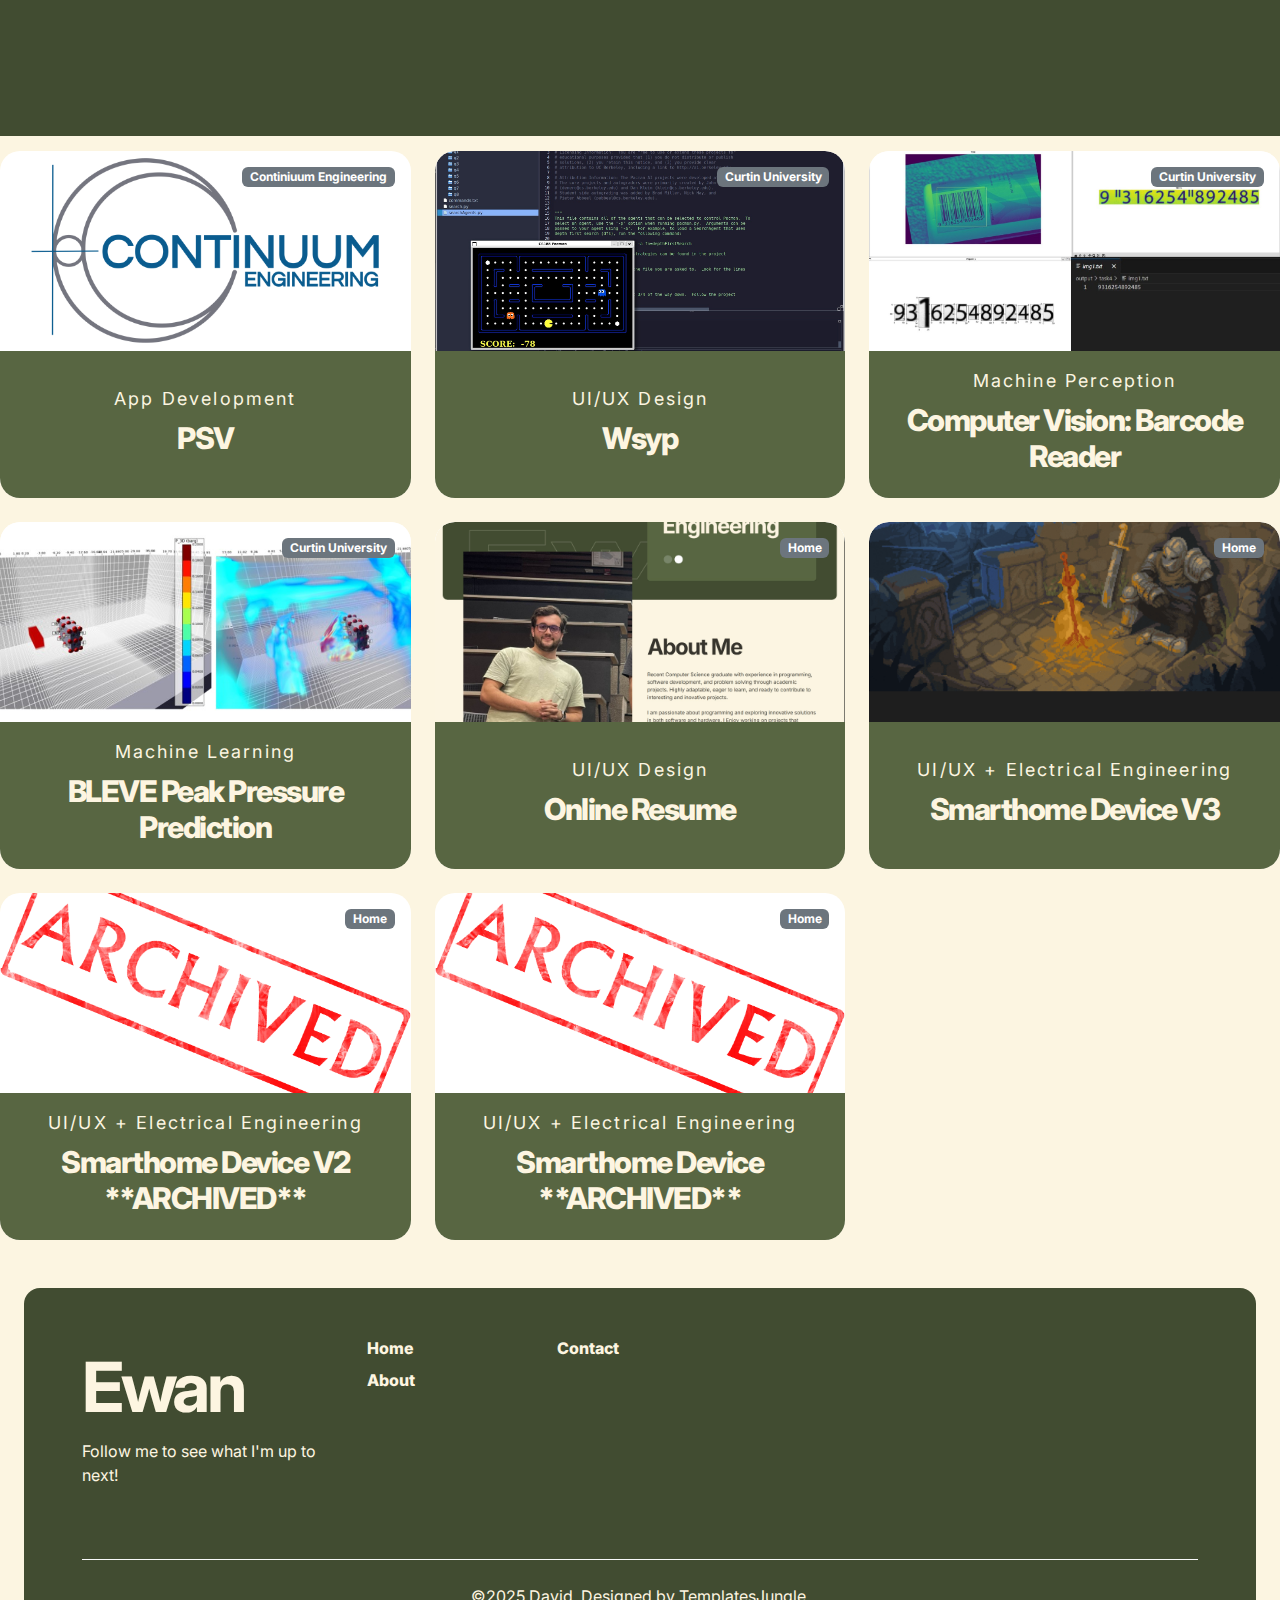
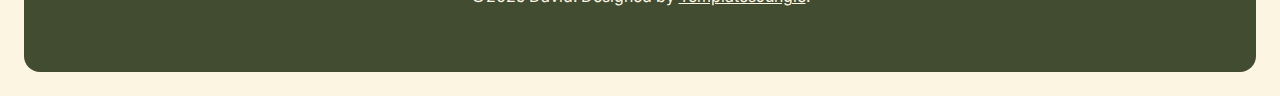
<file: pages/projects.html>
<!DOCTYPE html>
<html lang="en">

<head>
  <meta charset="utf-8" />
  <meta name="viewport" content="width=device-width, initial-scale=1" />
  <title>Ewan's Resume</title>
  <!-- Bootstrap CSS -->
  <link href="https://cdn.jsdelivr.net/npm/bootstrap@5.3.0/dist/css/bootstrap.min.css" rel="stylesheet" />
  <!-- Google Fonts -->
  <link href="https://fonts.googleapis.com/css2?family=Syne:wght@800&family=Inter:wght@400;600;700;800&display=swap"
    rel="stylesheet" />
  <!-- Font Awesome for icons -->
  <link rel="stylesheet" href="https://cdnjs.cloudflare.com/ajax/libs/font-awesome/6.4.0/css/all.min.css" />
  <!-- AOS Animation CSS -->
  <link href="https://unpkg.com/aos@2.3.1/dist/aos.css" rel="stylesheet" />
  <!-- Swiper JS CSS -->
  <link rel="stylesheet" href="https://cdn.jsdelivr.net/npm/swiper@11/swiper-bundle.min.css" />
  <!-- custom style CSS -->
  <link rel="stylesheet" href="../styles/style.css">
</head>


<body>
    <!-- Fullscreen Menu Overlay -->
    <div id="headerContainer"></div>

    <div class="row" id="projectsGrid" style="padding-top: 15px;"></div>

    <div id="footerContainer"></div>


    <div id="projectModalContainer"></div>

    <script>
      var repoBase = (window.location.hostname === "127.0.0.1" || window.location.hostname === "localhost")
      ? "/" // Localhost root
      : "/Website-Resume/"; // GitHub Pages repo path
      fetch(repoBase + "components/projectModals.html")
        .then(res => res.text())
        .then(html => {
          document.getElementById("projectModalContainer").innerHTML = html;
        });
    </script>


    <!-- Bootstrap JS Bundle with Popper -->
    <script src="https://cdn.jsdelivr.net/npm/bootstrap@5.3.0/dist/js/bootstrap.bundle.min.js"></script>
    <!-- JQuery js -->
    <script src="../js/jquery-1.11.0.min.js"></script>
    <!-- Plugins js -->
    <script src="../js/plugins.js"></script>
    <!-- Porejects js -->
    <script src="../data/projectData.js"></script>
    <!-- pages js -->
    <script src="../data/pages.js"></script>
    <!-- Script js -->
    <script src="../js/script.js"></script>
</body>

</html>
</file>
<file: styles/style.css>
:root {
    --primary-color: #414c31;
    --primary-subtle-color: #586642;
    --secondary-color: #f9c32c;
    --light-bg: #fcf5e1;
    --light-bg-alt: #f3ead3;
    --text-dark: #37342e;
    --text-light: #fdf5e1;
    --text-muted: #a09578;
}


/* fonts color */

:root {
    --bs-blue: #4BA1A7;
    --bs-red: #F0756C;
    --bs-orange: #f9c32c;
    --bs-yellow: #EFEAEA;
    --bs-green: #F5F8F1;
    --bs-teal: #EFE8EF;
    --bs-cyan: #F3F3F3;
    --bs-black: #111111; 
    --bs-white: #FFFFFF;
    --bs-gray: #777777; 
    
    --bs-link-color: #111111;
    --bs-link-color-rgb: 17, 17, 17;
    --bs-link-hover-color: #F0756C;
    --bs-link-hover-color-rgb: 240, 117, 108;
    
    --bs-primary: #f9c32c;
    --bs-primary-rgb: 240, 117, 108;
    --bs-body-color: #111111;   
    --bs-info: #C3C3C3; 
    --bs-light-text-emphasis: #c3c3c3;

    --swiper-theme-color: #414c31;
}

body , body  [data-bs-theme=light] {
    --bs-blue: #4BA1A7;
    --bs-red: #F0756C;
    --bs-orange: #ff7c50;
    --bs-yellow: #EFEAEA;
    --bs-green: #F5F8F1;
    --bs-teal: #EFE8EF;
    --bs-cyan: #F3F3F3;
    --bs-black: #111111; 
    --bs-white: #FFFFFF;
    --bs-gray: #777777;   
    --bs-info: #C3C3C3;
}

.btn-primary {
    --bs-btn-color: var(--bs-black);
    --bs-btn-bg: var(--bs-orange);
    --bs-btn-border-color: var(--bs-orange);
    --bs-btn-hover-color: #fff;
    --bs-btn-hover-bg: var(--bs-black);
    --bs-btn-hover-border-color: var(--bs-black);
    --bs-btn-focus-shadow-rgb: 49, 132, 253;
    --bs-btn-active-bg: var(--bs-black); 
}

.btn-light.is-checked {
    --bs-btn-color: var(--bs-light);
    --bs-btn-bg: var(--bs-primary);
}
.btn-light {
    --bs-btn-bg: #d3e2e0;
    --bs-btn-hover-bg: #a4d0ca;
}
.pagination {
    --bs-pagination-padding-x: 0.75rem;
    --bs-pagination-padding-y: 0.375rem;
    --bs-pagination-font-size: 1rem;
    --bs-pagination-color: var(--bs-link-color);
    --bs-pagination-bg: var(--bs-body-bg);
    --bs-pagination-border-width: var(--bs-border-width);
    --bs-pagination-border-color: var(--bs-border-color);
    --bs-pagination-border-radius: var(--bs-border-radius);
    --bs-pagination-hover-color: var(--bs-link-hover-color);
    --bs-pagination-hover-bg: var(--bs-black);
    --bs-pagination-hover-border-color: var(--bs-border-color);
    --bs-pagination-focus-color: var(--bs-link-hover-color);
    --bs-pagination-focus-bg: var(--bs-secondary-bg);
    --bs-pagination-focus-box-shadow: 0 0 0 0.25rem rgba(13, 110, 253, 0.25);
    --bs-pagination-active-color: var(--bs-black);
    --bs-pagination-active-bg: #F5E9E9;
    --bs-pagination-active-border-color: #F5E9E9;
    --bs-pagination-disabled-color: var(--bs-secondary-color);
    --bs-pagination-disabled-bg: var(--bs-secondary-bg);
    --bs-pagination-disabled-border-color: var(--bs-border-color);
    display: flex;
    padding-left: 0;
    list-style: none;
}


/* Pagination */
.pagination {
  --bs-pagination-active-color: var(--bs-light);
  --bs-pagination-active-bg: var(--bs-black);
  --bs-pagination-border-width: 0;
  --bs-pagination-border-radius: 0;
}

/* table */
.table {
    --bs-table-bg: transparent;
}

/* nav-tabs */
.nav-tabs .nav-item.show .nav-link, .nav-tabs .nav-link.active {
    --bs-nav-tabs-link-active-bg: transparent;
}

/* accordion */
.accordion {
  --bs-accordion-border-width: 0;
  --bs-accordion-border-radius: 0;
  --bs-accordion-inner-border-radius: 0;
  --bs-accordion-btn-padding-x: 0;
  --bs-accordion-btn-padding-y: 1rem;
  /* --bs-accordion-btn-color: var(--bs-light); */
  --bs-accordion-btn-bg: transparent;
  --bs-accordion-btn-focus-border-color: var(--bs-dark);
  --bs-accordion-btn-focus-box-shadow: none;
  --bs-accordion-body-padding-x: 0;
  --bs-accordion-body-padding-y: 1rem;
  /* --bs-accordion-active-color: var(--bs-light); */
  --bs-accordion-active-bg: transparent;

  /* --bs-accordion-color: var(--bs-light); */
  --bs-accordion-bg: transparent;
}

.accordion-button {
  font-size: 1.2rem;
  border-bottom: 1px solid var(--bs-border-color);
}

[data-bs-theme=dark] .accordion-button::after {
  filter: invert(0) sepia(1) saturate(0) hue-rotate(0deg);
}

/* form control */
.form-control:focus {
  border-color: #ccc;
  box-shadow: 0 0 0 0.25rem rgba(200, 200, 200, .25);
}

/* dark theme */
[data-bs-theme=dark] {
  color-scheme: dark;

  --heading-color: #fff;
  --bs-heading-color: #fff;
  --bs-link-color: #CCCCCC;
  --bs-link-hover-color: var(--bs-primary);
  --bs-link-color-rgb: 204, 204, 204;
  --bs-link-hover-color-rgb: 131, 169, 172;
  --bs-body-color: var(--bs-light);
  --bs-body-color-rgb: 241, 241, 240;
  --bs-body-bg: #111;
  --bs-body-bg-rgb: 17, 17, 41;

  color: var(--bs-gray);
}

[data-bs-theme=dark] .dropdown-item {
  --bs-dropdown-link-color: var(--bs-light);
  --bs-dropdown-link-hover-color: var(--bs-white);
}

[data-bs-theme=dark] .bg-white,
[data-bs-theme=dark] .bg-light {
  --bs-bg-opacity: 0.1;
}


/* +++++++++++++++++ */

body {
    font-family: 'Inter', sans-serif;
    background-color: var(--light-bg);
    color: var(--text-dark);
    -webkit-font-smoothing: antialiased;
}

h1,
h2,
h3,
h4,
h5,
h6 {
    font-weight: 800;
}

/* edited */
body {
    overflow-x: hidden;
    width: 100%;
}

@media (min-width: 1400px) {
    .container, .container-lg, .container-md, .container-sm, .container-xl, .container-xxl {
        max-width: 1420px;
    }
}

.syne-font {
    font-family: 'Syne', sans-serif;
    font-weight: 800;
    line-height: 0.8em;
}

.bg-primary {
    background-color: var(--primary-color) !important;
}

.bg-primary-subtle {
    background-color: var(--primary-subtle-color) !important;
}

.bg-light-custom {
    background-color: var(--light-bg);
}

.bg-light-alt {
    background-color: var(--light-bg-alt);
}

.bg-dark-custom {
    background-color: var(--primary-color);
}

.bg-yellow {
    background-color: var(--secondary-color);
}

.text-yellow {
    color: var(--secondary-color);
}

.text-muted-custom {
    color: var(--text-muted);
}

.text-light-custom {
    color: var(--text-light);
}

.section-title {
    font-size: 160px;
    letter-spacing: 1.6px;
    -webkit-text-stroke: 2px rgba(65, 76, 49, 0.2);
    color: var(--secondary-color);
}

.section-title-bg {
    -webkit-text-stroke: 2px rgba(65, 76, 49, 0.3);
    color: transparent;
}

.hero-title {
    font-size: 238px;
    letter-spacing: 2.38px;
    line-height: 0.8em;
}

.hero-bg-text {
    -webkit-text-stroke: 2px rgba(226, 219, 201, 0.3);
    color: transparent;
}

.content-title {
    font-size: 69px;
    letter-spacing: -3.45px;
}

.subtitle {
    font-size: 30px;
    letter-spacing: -1.5px;
}

.date-text {
    font-size: 18px;
    letter-spacing: 2.16px;
    color: var(--text-muted);
}

.btn-custom {
    background-color: #fdd052;
    border: 2px solid var(--text-dark);
    border-radius: 9px;
    padding: 23px 47px;
    font-weight: 700;
    font-size: 18px;
    transition: all 0.3s ease;
}

.btn-custom:hover {
    transform: translateY(-3px);
    box-shadow: 0 10px 20px rgba(0, 0, 0, 0.1);
}

.form-control-custom {
    background-color: var(--light-bg);
    border: 2px solid var(--text-dark);
    border-radius: 9px;
    height: 76px;
    font-style: italic;
}

.card-custom {
    border: none;
    border-radius: 20px;
    overflow: hidden;
    transition: all 0.3s ease;
}

.card-custom:hover {
    transform: translateY(-10px);
    box-shadow: 0 15px 30px rgba(0, 0, 0, 0.1);
}

.card-img-top {
    border-radius: 20px 20px 0 0;
}

.slider-dot {
    width: 26px;
    height: 26px;
    border-radius: 13px;
    cursor: pointer;
    transition: all 0.3s ease;
}

.slider-dot.active {
    background-color: var(--primary-color);
}

.slider-dot.default {
    background-color: rgba(65, 76, 49, 0.3);
}

.testimonial-quote {
    font-size: 288px;
    line-height: 0;
    color: #f9efd5;
}

.testimonial-card {
    height: 349px;
}

.footer-link {
    color: var(--text-light);
    text-decoration: none;
    font-weight: 800;
    transition: all 0.3s ease;
}

.footer-link:hover {
    color: var(--secondary-color);
    transform: translateX(5px);
}

.social-icon {
    width: 24px;
    height: 24px;
    transition: all 0.3s ease;
}

.social-icon:hover {
    transform: scale(1.2);
    color: var(--secondary-color);
}

/* Swiper custom styles */
.swiper {
    padding-bottom: 50px;
    --swiper-pagination-bottom: 0px;
}

.servicesSwiper,
.testimonialsSwiper {
    --swiper-pagination-color: #ffffff;
    --swiper-theme-color: #FFFFFF;
    --swiper-pagination-bullet-inactive-color: #FFFFFF;
}

.swiper-pagination-bullet {
    width: 26px;
    height: 26px;
}
.swiper-button-next,
.swiper-button-prev {
    width: 50px;
    height: 50px;
    border-radius: 50%;
    transition: all 0.3s ease;
}
.swiper-button-next::after,
.swiper-button-prev::after {
    font-size: 20px;
}

@media (max-width: 1199.98px) {
    .section-title {
        font-size: 120px;
    }

    .hero-title {
        font-size: 180px;
    }

    .content-title {
        font-size: 50px;
    }
}

@media (max-width: 991.98px) {
    .section-title {
        font-size: 90px;
    }

    .hero-title {
        font-size: 140px;
    }
}

@media (max-width: 767.98px) {
    .section-title {
        font-size: 50px;
    }

    .hero-title {
        font-size: 50px;
    }

    .content-title {
        font-size: 40px;
    }
}

/* Fullscreen Menu Styles with Clip-Path Animations */
.fullscreen-menu-overlay {
    position: fixed;
    top: 0;
    left: 0;
    width: 100%;
    height: 100%;
    background-color: rgba(65, 76, 49, 0.98);
    z-index: 9999;
    display: none;
    overflow-y: auto;
    clip-path: circle(0% at 100% 0);
    transition: clip-path 0.8s cubic-bezier(0.86, 0, 0.07, 1);
}

.fullscreen-menu-overlay.active {
    clip-path: circle(150% at 100% 0);
}

.fullscreen-menu-nav ul {
    display: flex;
    flex-direction: column;
    gap: 1.5rem;
}

.menu-link {
    color: #fdf5e1;
    font-size: 3rem;
    font-weight: 800;
    text-decoration: none;
    transition: all 0.3s ease;
    position: relative;
    display: inline-block;
    clip-path: polygon(0 0, 0 0, 0 100%, 0% 100%);
    transition: clip-path 0.6s cubic-bezier(0.77, 0, 0.175, 1);
    transition-delay: 0s;
}

.fullscreen-menu-overlay.active .menu-link {
    clip-path: polygon(0 0, 100% 0, 100% 100%, 0% 100%);
}

.fullscreen-menu-overlay.active .menu-link:nth-child(1) {
    transition-delay: 0.4s;
}

.fullscreen-menu-overlay.active .menu-link:nth-child(2) {
    transition-delay: 0.5s;
}

.fullscreen-menu-overlay.active .menu-link:nth-child(3) {
    transition-delay: 0.6s;
}

.fullscreen-menu-overlay.active .menu-link:nth-child(4) {
    transition-delay: 0.7s;
}

.fullscreen-menu-overlay.active .menu-link:nth-child(5) {
    transition-delay: 0.8s;
}

.fullscreen-menu-overlay.active .menu-link:nth-child(6) {
    transition-delay: 0.9s;
}

.menu-link:hover {
    color: #f9c32c;
}

@media (max-width: 768px) {
    .menu-link {
        font-size: 2rem;
    }
}

.close-menu-btn {
    background: transparent;
    border: none;
    color: #fdf5e1;
    cursor: pointer;
    transition: all 0.3s ease;
    opacity: 0;
    transform: translateY(-20px);
    transition: all 0.5s ease;
}

.fullscreen-menu-overlay.active .close-menu-btn {
    opacity: 1;
    transform: translateY(0);
    transition-delay: 0.8s;
}

.close-menu-btn:hover {
    color: #f9c32c;
    transform: rotate(90deg) !important;
}

.menu-social-links {
    display: flex;
    gap: 1.5rem;
    opacity: 0;
    transform: translateY(20px);
    transition: all 0.5s ease;
}

.fullscreen-menu-overlay.active .menu-social-links {
    opacity: 1;
    transform: translateY(0);
    transition-delay: 1s;
}

.social-link {
    color: #fdf5e1;
    font-size: 1.5rem;
    transition: all 0.3s ease;
}

.social-link:hover {
    color: #f9c32c;
    transform: translateY(-5px);
}

/* Initial clip-path states */
[data-aos="clip-rectangle"] {
    clip-path: polygon(0% 0%, 0% 0%, 0% 100%, 0% 100%);
}

[data-aos="clip-circle"] {
    clip-path: circle(0% at 50% 50%);
}

[data-aos="clip-triangle"] {
    clip-path: polygon(50% 50%, 50% 50%, 50% 50%);
}

[data-aos="clip-polygon"] {
    clip-path: polygon(50% 50%, 50% 50%, 50% 50%, 50% 50%, 50% 50%);
}

[data-aos="clip-left"] {
    clip-path: polygon(0% 0%, 0% 0%, 0% 100%, 0% 100%);
}

[data-aos="clip-right"] {
    clip-path: polygon(100% 0%, 100% 0%, 100% 100%, 100% 100%);
}

[data-aos="clip-top"] {
    clip-path: polygon(0% 0%, 100% 0%, 100% 0%, 0% 0%);
}

[data-aos="clip-bottom"] {
    clip-path: polygon(0% 100%, 100% 100%, 100% 100%, 0% 100%);
}

/* Final clip-path states */
[data-aos="clip-rectangle"].aos-animate {
    clip-path: polygon(0% 0%, 100% 0%, 100% 100%, 0% 100%);
}

[data-aos="clip-circle"].aos-animate {
    clip-path: circle(75% at 50% 50%);
}

[data-aos="clip-triangle"].aos-animate {
    clip-path: polygon(50% 0%, 0% 100%, 100% 100%);
}

[data-aos="clip-polygon"].aos-animate {
    clip-path: polygon(0% 0%, 100% 0%, 100% 70%, 50% 100%, 0% 70%);
}

[data-aos="clip-left"].aos-animate {
    clip-path: polygon(0% 0%, 100% 0%, 100% 100%, 0% 100%);
}

[data-aos="clip-right"].aos-animate {
    clip-path: polygon(0% 0%, 100% 0%, 100% 100%, 0% 100%);
}

[data-aos="clip-top"].aos-animate {
    clip-path: polygon(0% 0%, 100% 0%, 100% 100%, 0% 100%);
}

[data-aos="clip-bottom"].aos-animate {
    clip-path: polygon(0% 0%, 100% 0%, 100% 100%, 0% 100%);
}

/* Text animation styles */
.text-animation {
    margin: 40px 0;
    padding: 20px;
    background: white;
    box-shadow: 0 5px 15px rgba(0, 0, 0, 0.1);
    border-radius: 8px;
}

/* Initial clip-path states for text */
[data-aos="text-reveal-left"] {
    clip-path: polygon(0 0, 0 0, 0 100%, 0 100%);
    opacity: 0.5;
}

[data-aos="text-reveal-right"] {
    clip-path: polygon(100% 0, 100% 0, 100% 100%, 100% 100%);
    opacity: 0.5;
}

[data-aos="text-reveal-up"] {
    clip-path: polygon(0 100%, 100% 100%, 100% 100%, 0 100%);
    opacity: 0.5;
}

[data-aos="text-reveal-down"] {
    clip-path: polygon(0 0, 100% 0, 100% 0, 0 0);
    opacity: 0.5;
}

[data-aos="text-reveal-center"] {
    clip-path: polygon(50% 50%, 50% 50%, 50% 50%, 50% 50%);
    opacity: 0;
}

[data-aos="text-reveal-circle"] {
    clip-path: circle(0% at 50% 50%);
    opacity: 0;
}

/* Final states */
[data-aos="text-reveal-left"].aos-animate,
[data-aos="text-reveal-right"].aos-animate,
[data-aos="text-reveal-up"].aos-animate,
[data-aos="text-reveal-down"].aos-animate,
[data-aos="text-reveal-center"].aos-animate {
    clip-path: polygon(0 0, 100% 0, 100% 100%, 0 100%);
    opacity: 1;
}

[data-aos="text-reveal-circle"].aos-animate {
    clip-path: circle(150% at 50% 50%);
    opacity: 1;
}

/* Special effects */
[data-aos="text-letter-spacing"] {
    letter-spacing: 1em;
    opacity: 0;
}

[data-aos="text-letter-spacing"].aos-animate {
    letter-spacing: normal;
    opacity: 1;
}

/* Gradient text reveal */
.gradient-text {
    background: linear-gradient(90deg, #ff8a00, #e52e71);
    -webkit-background-clip: text;
    background-clip: text;
    color: transparent;
}

[data-aos="gradient-reveal"] {
    background-size: 0% 100%;
    background-repeat: no-repeat;
}

[data-aos="gradient-reveal"].aos-animate {
    background-size: 100% 100%;
}


/* banner area */
.banner-content {
    position: absolute;
    width: 100%;
    left: 0;
    bottom: 60px;
}
.banner-image {
    margin-top: -200px;
}

@media (max-width: 768px) {
    .banner-content {
        position: relative;
        margin-top: 60px;
    }
    .banner-image {
        margin-top: 0;
    }
}

/* Popup container for contact me submission */
.form-popup { 
  display: none;
  position: fixed;
  top: 50%;
  left: 50%;
  transform: translate(-50%, -50%);
  background: #fdf6e3;
  color: #333;
  padding: 2rem 3rem;
  border-radius: 15px;
  box-shadow: 0 8px 20px rgba(0, 0, 0, 0.2);
  text-align: center;
  z-index: 1000;
  font-family: 'Arial', sans-serif;
  max-width: 400px;
  width: 90%;
}
.form-popup p {
  font-size: 1.1rem;
  margin-bottom: 1.5rem;
}
.form-popup button {
  background: var(--secondary-color); 
  border: none;
  padding: 0.6rem 1.5rem;
  border-radius: 10px;
  font-weight: bold;
  cursor: pointer;
  transition: background 0.3s;
}
.form-popup button:hover {
  background: #ffc107;
}


/* Header Colours */
#headerContainer header {
  background-color: var(--primary-color);
  color: var(--text-light);
  padding: 1rem 2rem;
}

/* Project Card */
.project-card { /* Card Container */
  height: 380px;         
  display: flex;
  flex-direction: column;
}
.project-card .card-body { /* Card Body */
  flex: 1;
  display: flex;
  flex-direction: column;
  justify-content: center;
  background-color: var(--primary-subtle-color);
  color: var(--text-light);
  
}
.project-card .card-body .date-text { /* Text */
  color: var(--light-bg);
}
.project-card { /* Hover Effects */
  transition: transform 0.3s ease, box-shadow 0.3s ease;
}
.project-card:hover { /* On Hover */
  transform: translateY(-6px);
  box-shadow: 0 12px 30px rgba(0,0,0,0.15);
}
.project-card-img { /* Image Styles */
  height: 200px;
  width: 100%;
  object-fit: cover;
  flex-shrink: 0;
}

/* Tags Styles (Little Pills) */
.tags { /* Container for tags */
  display: flex;
  flex-wrap: wrap;
  gap: 0.5rem;
  padding-bottom: 10px;
}
.tag { /* Individual tag styles */
  background-color: var(--primary-color);  
  color: var(--text-light);              
  padding: 0.35rem 0.75rem;
  border-radius: 999px;
  font-size: 0.85rem;
  font-weight: 500;
  line-height: 1;
  white-space: nowrap;
}

/* Skills Section */
.skills-section { /* Grid Layout */
  display: grid;
  grid-template-columns: repeat(auto-fit, minmax(140px, 1fr));
  justify-content: flex-start;
  gap: 20px;
  padding: 30px;
  max-width: 2000px;
  margin: 0 auto;
}
.skills-header { /* Section Header */
  grid-column: 1 / -1; 
  text-align: center;
  margin-bottom: 20px;

}
.skill-card { /* Individual Skill Card */
background: var(--light-bg-alt);
border-radius: 8px;
padding: 20px 10px;
text-align: center;
transition: transform 0.2s, box-shadow 0.2s;
cursor: pointer;
flex: 1 1 200px;
max-width: 250px;
box-sizing: border-box;
}
.skill-card:hover { /* Hover Effect */
transform: translateY(-5px);
box-shadow: 0 8px 20px rgba(0,0,0,0.15);
}
.skill-icon { /* Icon Styles */
width: 50px;   
height: 50px;
font-size: 2.5rem;
color: var(--text-dark);
margin-bottom: 10px;
}
.skill-label { /* Skill Name */
font-weight: bold;
margin-bottom: 5px;
display: block;
}
.skill-desc { /* Skill Description */
font-size: 0.85rem;
color: var(--text-dark);
}

/* Modal Customization */
.modal-content {
    background-color: var(--light-bg);
}

#projectModalImage {
    display: block;
    max-width: 100%;  /* never exceed container width */
    max-height: 70vh; /* never exceed 70% of viewport height */
    width: auto;
    height: auto;
    object-fit: contain; /* scale image without cropping */
    margin: 0 auto;      /* center horizontally */
}

/* Simple statistics */
.stat { /* Container for each statistic */
  display: flex;
  align-items: center;
  gap: 1rem;
}
.stat-icon { /* Icon Styles */
  font-size: 2.2rem;
  color:var(--primary-color);
  flex-shrink: 0;
} 
.stat-text { /* Text Container */
  display: flex;
  flex-direction: column;
}
.stat-title { /* Title Styles */
  font-weight: 600;
  font-size: 1.1rem;
}

.divider {
  height: 1px;
  background-color: #ccc; 
  margin: 1.5rem 0;    
  width: 100%;          
}
</file>
<file: style.css>
:root,
[data-bs-theme=light] {
  --heading-font: "Roboto", Verdana, serif;
  --heading-font-weight: 700;
  --heading-color: var(--bs-dark);
  --heading-line-height: 1.2;

  --swiper-theme-color: var(--bs-primary);

  --custom-easing: cubic-bezier(.17, .67, .83, .67);

  /* theme colors */
  --bs-body-font-family: "Roboto", Verdana, sans-serif;
  --bs-body-font-size: 0.9rem;
  --bs-body-font-weight: 400;
  --bs-body-line-height: 1.7;
  --bs-body-color: #333;
  --bs-body-color-rgb: 51, 51, 51;

  --bs-primary: #FF534A;
  --bs-primary-dark: #d33a32;
  --bs-secondary: #FDEEE9;
  --bs-black: #111;
  --bs-light: #F1F1F0;
  --bs-dark: #212529;
  --bs-gray: #949494;
  --bs-gray-dark: #51565b;

  --bs-primary-rgb: 255, 83, 74;
  --bs-secondary-rgb: 253, 238, 233;
  --bs-black-rgb: 17, 17, 17;
  --bs-light-rgb: 241, 241, 240;
  --bs-dark-rgb: 33, 37, 41;

  --bs-link-color: var(--bs-dark);
  --bs-link-color-rgb: 17, 17, 17;
  --bs-link-decoration: underline;
  --bs-link-hover-color: var(--bs-primary);
  --bs-link-hover-color-rgb: 169, 128, 115;

  --bs-gutter-x: 2.5rem;
}


/* btn */
.btn {
  --bs-btn-border-radius: 0;
}

.btn-primary {
  --bs-btn-color: #fff;
  --bs-btn-bg: var(--bs-primary);
  --bs-btn-border-color: var(--bs-primary);
  --bs-btn-hover-color: #fff;
  --bs-btn-hover-bg: var(--bs-primary-dark);
  --bs-btn-hover-border-color: var(--bs-primary-dark);
  --bs-btn-focus-shadow-rgb: 49, 132, 253;
  --bs-btn-active-color: #fff;
  --bs-btn-active-bg: var(--bs-secondary);
  --bs-btn-active-border-color: var(--bs-secondary);
  --bs-btn-active-shadow: inset 0 3px 5px rgba(0, 0, 0, 0.125);
  --bs-btn-disabled-color: #fff;
  --bs-btn-disabled-bg: var(--bs-primary);
  --bs-btn-disabled-border-color: var(--bs-primary);
}

.btn-outline-primary {
  --bs-btn-color: var(--bs-primary);
  --bs-btn-border-color: var(--bs-primary);
  --bs-btn-hover-color: #fff;
  --bs-btn-hover-bg: var(--bs-primary);
  --bs-btn-hover-border-color: var(--bs-primary);
  --bs-btn-focus-shadow-rgb: 13, 110, 253;
  --bs-btn-active-color: #fff;
  --bs-btn-active-bg: var(--bs-primary);
  --bs-btn-active-border-color: var(--bs-primary);
  --bs-btn-active-shadow: inset 0 3px 5px rgba(0, 0, 0, 0.125);
  --bs-btn-disabled-color: var(--bs-primary);
  --bs-btn-disabled-bg: transparent;
  --bs-btn-disabled-border-color: var(--bs-primary);
  --bs-gradient: none;
}


.pagination {
  --bs-pagination-active-bg: var(--bs-black);
  --bs-pagination-border-width: 0;
  --bs-pagination-border-radius: 0;
}

/* breadcrumb */
.breadcrumb {
  --bs-breadcrumb-item-padding-x: 1em;
}

/* text white */
.text-white {
  --heading-color: var(--bs-light);
  --bs-breadcrumb-item-active-color: var(--bs-light);
  --bs-breadcrumb-divider-color: var(--bs-light);
  --bs-link-color-rgb: var(--bs-light-rgb);
  --bs-link-hover-color-rgb: var(--bs-light-rgb);
}

.text-white .nav-link {
  --bs-nav-link-color: var(--bs-light);
  --bs-nav-link-hover-color: var(--bs-light);
  --bs-nav-link-active-color: var(--bs-light);
  --bs-navbar-active-color: var(--bs-light);
}

/* accordion */
.accordion {
  --bs-accordion-border-width: 0;
  --bs-accordion-border-radius: 0;
  --bs-accordion-inner-border-radius: 0;
  --bs-accordion-btn-padding-x: 0;
  --bs-accordion-btn-padding-y: 1rem;
  --bs-accordion-btn-color: var(--bs-light);
  --bs-accordion-btn-bg: transparent;
  --bs-accordion-btn-focus-border-color: var(--bs-light);
  --bs-accordion-btn-focus-box-shadow: none;
  --bs-accordion-body-padding-x: 0;
  --bs-accordion-body-padding-y: 1rem;
  --bs-accordion-active-color: var(--bs-light);
  --bs-accordion-active-bg: transparent;

  --bs-accordion-color: var(--bs-light);
  --bs-accordion-bg: transparent;
}

.accordion-button {
  font-size: 1.2rem;
  border-bottom: 1px solid var(--bs-border-color);
}

[data-bs-theme=dark] .accordion-button::after {
  filter: invert(0) sepia(1) saturate(0) hue-rotate(0deg);
}

/* form control */
.form-control:focus {
  border-color: #ccc;
  box-shadow: 0 0 0 0.25rem rgba(200, 200, 200, .25);
}

/* dark theme */
[data-bs-theme=dark] {
  color-scheme: dark;

  --heading-color: #fff;
  --bs-heading-color: #fff;
  --bs-link-color: #CCCCCC;
  --bs-link-hover-color: var(--bs-primary);
  --bs-link-color-rgb: 204, 204, 204;
  --bs-link-hover-color-rgb: 131, 169, 172;
  --bs-body-color: var(--bs-light);
  --bs-body-color-rgb: 241, 241, 240;
  --bs-body-bg: #111;
  --bs-body-bg-rgb: 17, 17, 41;

  color: var(--bs-gray);
}

[data-bs-theme=dark] .dropdown-item {
  --bs-dropdown-link-color: var(--bs-light);
  --bs-dropdown-link-hover-color: var(--bs-white);
}

[data-bs-theme=dark] .bg-white,
[data-bs-theme=dark] .bg-light {
  --bs-bg-opacity: 0.1;
}

/* ++++++++++++++++++++ */

:root {
  --primary-color: #d43030;
  --primary-dark: #c73d3d;
  --primary-darker: #d42f2f;
  --text-color: #ffffff;
  --text-muted: #aaaaaa;
  --text-light: #cccccc;
  --text-lighter: #999999;
  --bg-dark: #111111;
}

body {
  font-family: 'Roboto', sans-serif;
  color: var(--text-color);
  background-color: var(--bg-dark);
  -webkit-font-smoothing: antialiased;
  line-height: 1.6;
}

.logo {
  font-family: 'Montserrat', sans-serif;
  font-weight: 900;
  font-size: 44px;
  letter-spacing: -2.2px;
  color: var(--text-color);
}

.name {
  font-family: 'Six Caps', sans-serif;
  font-weight: 400;
  font-size: 176px;
  font-size: 206px;
  line-height: 0.9;
  color: var(--text-color);
}

.introduction {
  font-weight: 700;
  font-size: 14px;
  letter-spacing: 1.4px;
  text-transform: uppercase;
  color: var(--primary-dark);
}

.description {
  font-weight: 400;
  font-size: 21px;
  line-height: 1.8;
  color: var(--text-muted);
  max-width: 490px;
}

.cta-link {
  font-weight: 700;
  font-size: 24px;
  text-decoration: underline;
  color: var(--text-color);
}

.section-nav ul {
  list-style: none;
  padding: 0;
  display: flex;
  flex-wrap: wrap;
  gap: 40px;
}

.section-nav li {
  font-weight: 700;
  font-size: 14px;
  letter-spacing: 1.4px;
  text-transform: uppercase;
  cursor: pointer;
}

.section-nav span {
  display: block;
  font-weight: 900;
  margin-bottom: 5px;
}

.section-nav .swiper-slide-thumb-active {
  color: var(--primary-color);
}

.section-nav .active span {
  color: var(--primary-color);
}

.bio {
  font-weight: 700;
  font-size: 14px;
  letter-spacing: 1.4px;
  line-height: 1.5;
  color: var(--text-lighter);
  margin-top: 40px;
}

.skill {
  margin-bottom: 40px;
}

.skill-number {
  font-weight: 400;
  font-size: 12px;
  color: var(--text-color);
}

.skill h3 {
  font-weight: 700;
  font-size: 22px;
  margin: 10px 0;
  color: var(--text-color);
}

.skill p {
  font-weight: 400;
  font-size: 16px;
  line-height: 1.7;
  color: var(--text-lighter);
}

.social-icon {
  color: var(--text-color);
  font-size: 19px;
  transition: color 0.3s;
}

.social-icon:hover {
  color: var(--primary-color);
}

.sidebar-divider {
  width: 1px;
  height: 100px;
  background-color: var(--text-color);
  margin: 20px 0;
}

.job-title {
  font-weight: 900;
  font-style: italic;
  font-size: 17px;
  color: var(--text-color);
}

.location {
  font-weight: 400;
  font-size: 17px;
  letter-spacing: 1.7px;
  color: var(--text-color);
}

.cta-button {
  display: inline-block;
  padding: 60px 40px;
  background-color: var(--primary-darker);
  font-weight: 700;
  font-size: 16px;
  text-align: center;
  text-transform: uppercase;
  color: var(--text-color);
  text-decoration: none;
  transition: background-color 0.3s;
}

.cta-button:hover {
  background-color: #b82525;
  color: var(--text-color);
}

.hero-image {
  width: 100%;
  max-width: 766px;
  height: auto;
  object-fit: cover;
}

/* Responsive adjustments */
@media (max-width: 1199.98px) {
  .name {
    font-size: 120px;
  }

  .description {
    font-size: 18px;
  }

  .section-nav ul {
    gap: 30px;
  }
}

@media (max-width: 991.98px) {
  .name {
    font-size: 90px;
  }

  .sidebar-divider {
    width: 100px;
    height: 1px;
    margin: 20px auto;
  }

  .job-title,
  .location {
    text-align: center;
  }

  .cta-button {
    padding: 40px 30px;
  }
}

@media (max-width: 767.98px) {
  .name {
    font-size: 120px;
  }

  .description {
    font-size: 16px;
  }

  .section-nav ul {
    gap: 20px;
  }

  .cta-link {
    font-size: 20px;
  }

  .cta-button {
    width: 100%;
    padding: 30px 20px;
  }
}

@media (max-width: 575.98px) {
  .name {
    font-size: 120px;
  }

  .section-nav ul {
    gap: 15px;
  }

  .section-nav li {
    font-size: 12px;
  }

  .section-nav span {
    font-size: 14px;
  }
}


/*----- 6.1 Preloader
--------------------------------------------------------------*/
*#overlayer {
  width: 100%;
  height: 100%;
  position: fixed;
  z-index: 20;
  background: #111;
  display: flex;
  justify-content: center;
  align-items: center;
}

.loader {
  display: inline-block;
  width: 30px;
  height: 30px;
  border: 4px solid #Fff;
  animation: loader 2s infinite ease;
}

.loader-inner {
  vertical-align: top;
  display: inline-block;
  width: 100%;
  background-color: #fff;
  animation: loader-inner 2s infinite ease-in;
}

@keyframes loader {
  0% {
    transform: rotate(0deg);
  }

  25% {
    transform: rotate(180deg);
  }

  50% {
    transform: rotate(180deg);
  }

  75% {
    transform: rotate(360deg);
  }

  100% {
    transform: rotate(360deg);
  }
}

@keyframes loader-inner {
  0% {
    height: 0%;
  }

  25% {
    height: 0%;
  }

  50% {
    height: 100%;
  }

  75% {
    height: 100%;
  }

  100% {
    height: 0%;
  }
}


/*----- Header Menu
--------------------------------------------------------------*/
#menu-toggle {
  opacity: 0;
}

#menu-toggle:checked~.menu-btn>span {
  transform: rotate(45deg);
}

#menu-toggle:checked~.menu-btn>span::before {
  top: 0;
  transform: rotate(0);
  background: #fff;
}

#menu-toggle:checked~.menu-btn>span::after {
  top: 0;
  transform: rotate(90deg);
  background: #fff;
}

#menu-toggle:checked~.navmenu {
  visibility: visible;
  right: 0;
}

.menu-btn {
  display: flex;
  align-items: center;
  position: fixed;
  top: 0;
  right: 0;
  width: 26px;
  height: 26px;
  cursor: pointer;
  z-index: 11;
  margin: 40px;
}

.menu-btn>span,
.menu-btn>span::before,
.menu-btn>span::after {
  display: block;
  position: absolute;
  width: 100%;
  height: 2px;
  background-color: var(--bs-light);
  transition-duration: .25s;
}

.menu-btn>span::before {
  content: '';
  top: -8px;
}

.menu-btn>span::after {
  content: '';
  top: 8px;
}


/*----- Nav Sidebar
--------------------------------------------------------------*/
.nav-overlay {
  position: fixed;
  z-index: 9;
}

.nav-overlay:before,
.nav-overlay:after {
  content: "";
  position: fixed;
  width: 100vw;
  height: 100vh;
  background: rgba(10, 10, 10, 0.8);
  border-bottom-left-radius: 200%;
  z-index: -1;
  -webkit-transition: -webkit-transform cubic-bezier(0.77, 0, 0.175, 1) 0.6s, border-radius linear 0.8s;
  transition: -webkit-transform cubic-bezier(0.77, 0, 0.175, 1) 0.6s, border-radius linear 0.8s;
  transition: transform cubic-bezier(0.77, 0, 0.175, 1) 0.6s, border-radius linear 0.8s;
  transition: transform cubic-bezier(0.77, 0, 0.175, 1) 0.6s, -webkit-transform cubic-bezier(0.77, 0, 0.175, 1) 0.6s, border-radius linear 0.8s;
  -webkit-transform: translateX(100%) translateY(-100%);
  transform: translateX(100%) translateY(-100%);
}

.nav-overlay:after {
  background: rgba(10, 10, 10, 1);
  -webkit-transition-delay: 0s;
  transition-delay: 0s;
}

.nav-overlay:before {
  -webkit-transition-delay: .2s;
  transition-delay: .2s;
}

.nav__content {
  position: fixed;
  visibility: hidden;
  top: 50%;
  margin-top: 20px;
  -webkit-transform: translate(0%, -50%);
  transform: translate(0%, -50%);
  width: 100%;
  text-align: center;
}

.nav__list {
  position: relative;
  padding: 0;
  margin: 0;
  z-index: 2;
}

.nav__list-item {
  position: relative;
  display: block;
  -webkit-transition-delay: 0.8s;
  transition-delay: 0.8s;
  opacity: 0;
  text-align: center;
  color: #fff;
  overflow: hidden;
  font-family: 'Six Caps', sans-serif;
  font-size: 9vh;
  font-weight: 900;
  line-height: 1;
  letter-spacing: 3px;
  -webkit-transform: translate(100px, 0%);
  transform: translate(100px, 0%);
  -webkit-transition: opacity .2s ease, -webkit-transform .3s ease;
  transition: opacity .2s ease, -webkit-transform .3s ease;
  transition: opacity .2s ease, transform .3s ease;
  transition: opacity .2s ease, transform .3s ease, -webkit-transform .3s ease;
  margin-top: 0;
  margin-bottom: 0;
}

.nav__list-item a {
  position: relative;
  text-decoration: none;
  color: rgba(255, 255, 255, 0.6);
  overflow: hidden;
  cursor: pointer;
  padding-left: 5px;
  padding-right: 5px;
  font-weight: 900;
  z-index: 2;
  display: inline-block;
  text-transform: uppercase;
  -webkit-transition: all 200ms linear;
  transition: all 200ms linear;
}

.nav__list-item a:after {
  position: absolute;
  content: '';
  top: 50%;
  margin-top: -2px;
  left: 50%;
  width: 0;
  height: 0;
  opacity: 0;
  background-color: var(--accent-color);
  z-index: 1;
  -webkit-transition: all 200ms linear;
  transition: all 200ms linear;
}

.nav__list-item a:hover:after {
  height: 4px;
  opacity: 1;
  left: 0;
  width: 100%;
}

.nav__list-item a:hover {
  color: rgba(255, 255, 255, 1);
}

.nav__list-item.active-nav a {
  color: rgba(255, 255, 255, 1);
}

.nav__list-item.active-nav a:after {
  height: 4px;
  opacity: 1;
  left: 0;
  width: 100%;
}

body.nav-active .nav__content {
  visibility: visible;
}

/* body.nav-active .menu-icon__line {
  background-color: var(--light-background-color);
  -webkit-transform: translate(0px, 0px) rotate(-45deg);
          transform: translate(0px, 0px) rotate(-45deg);
}
body.nav-active .menu-icon__line-left {
  width: 15px;
  -webkit-transform: translate(2px, 4px) rotate(45deg);
          transform: translate(2px, 4px) rotate(45deg);
}
body.nav-active .menu-icon__line-right {
  width: 15px;
  float: right;
  -webkit-transform: translate(-3px, -3.5px) rotate(45deg);
          transform: translate(-3px, -3.5px) rotate(45deg);
}
body.nav-active .menu-icon:hover .menu-icon__line-left,
body.nav-active .menu-icon:hover .menu-icon__line-right {
  width: 15px;
} */
body.nav-active .nav-overlay {
  visibility: visible;
}

body.nav-active .nav-overlay:before,
body.nav-active .nav-overlay:after {
  -webkit-transform: translateX(0%) translateY(0%);
  transform: translateX(0%) translateY(0%);
  border-radius: 0;
}

body.nav-active .nav-overlay:after {
  -webkit-transition-delay: .1s;
  transition-delay: .1s;
}

body.nav-active .nav-overlay:before {
  -webkit-transition-delay: 0s;
  transition-delay: 0s;
}

body.nav-active .nav__list-item {
  opacity: 1;
  -webkit-transform: translateX(0%);
  transform: translateX(0%);
  -webkit-transition: opacity .3s ease, color .3s ease, -webkit-transform .3s ease;
  transition: opacity .3s ease, color .3s ease, -webkit-transform .3s ease;
  transition: opacity .3s ease, transform .3s ease, color .3s ease;
  transition: opacity .3s ease, transform .3s ease, color .3s ease, -webkit-transform .3s ease;
}

body.nav-active .nav__list-item:nth-child(0) {
  -webkit-transition-delay: 0.7s;
  transition-delay: 0.7s;
}

body.nav-active .nav__list-item:nth-child(1) {
  -webkit-transition-delay: 0.8s;
  transition-delay: 0.8s;
}

body.nav-active .nav__list-item:nth-child(2) {
  -webkit-transition-delay: 0.9s;
  transition-delay: 0.9s;
}

body.nav-active .nav__list-item:nth-child(3) {
  -webkit-transition-delay: 1s;
  transition-delay: 1s;
}

body.nav-active .nav__list-item:nth-child(4) {
  -webkit-transition-delay: 1.1s;
  transition-delay: 1.1s;
}

body.nav-active .nav__list-item:nth-child(5) {
  -webkit-transition-delay: 1.2s;
  transition-delay: 1.2s;
}

body.nav-active .nav__list-item:nth-child(6) {
  -webkit-transition-delay: 1.3s;
  transition-delay: 1.3s;
}

body.nav-active .nav__list-item:nth-child(7) {
  -webkit-transition-delay: 1.4s;
  transition-delay: 1.4s;
}

body.nav-active .nav__list-item:nth-child(8) {
  -webkit-transition-delay: 1.5s;
  transition-delay: 1.5s;
}

body.nav-active .nav__list-item:nth-child(9) {
  -webkit-transition-delay: 1.6s;
  transition-delay: 1.6s;
}

body.nav-active .nav__list-item:nth-child(10) {
  -webkit-transition-delay: 1.7s;
  transition-delay: 1.7s;
}


/*----- Skills
--------------------------------------------------------------*/
.skill-chart li {
  width: 100%;
  margin-bottom: 40px;
  font-weight: 500;
}

.skill-chart li .chart-border {
  border: 4px solid var(--bs-gray-200);
  border-radius: 15px;
  position: relative;
}

.skill-chart li .chart-percentage {
  content: "";
  border-bottom: 8px solid var(--bs-primary);
  border-radius: 15px;
  position: absolute;
  bottom: -4px;
  left: -5px;
}

.skill-chart li .chart-percentage.seventy-percent {
  width: 70%;
}

.skill-chart li .chart-percentage.seventy-five-percent {
  width: 75%;
}

.skill-chart li .chart-percentage.eighty-percent {
  width: 80%;
}

.skill-chart li .chart-percentage.ninety-percent {
  width: 90%;
}

.skill-chart li .chart-percentage.ninety-five-percent {
  width: 95%;
}


/* slide in */
.slide-in .swiper-slide span,
.slide-in .swiper-slide h2,
.slide-in .swiper-slide p,
.slide-in .swiper-slide .cta-link {
  display: inline-block;
  opacity: 0;
  transform: translate3d(0, 50px, 0);
  transition: opacity 0.6s ease-out, transform 0.6s ease-out;
}

.slide-in .swiper-slide span {
  transition-delay: 500ms;
}

.slide-in .swiper-slide h2 {
  transition-delay: 600ms;
}

.slide-in .swiper-slide p {
  transition-delay: 700ms;
}

.slide-in .swiper-slide .cta-link {
  transition-delay: 800ms;
}

.slide-in .swiper-slide.swiper-slide-active span,
.slide-in .swiper-slide.swiper-slide-active h2,
.slide-in .swiper-slide.swiper-slide-active p,
.slide-in .swiper-slide.swiper-slide-active .cta-link {
  opacity: 1;
  transform: translate3d(0, 0, 0);
}

/* swiper slide-clip */
.slide-clip .swiper-slide .image-holder img {
  transform: scale(1.2);
  transition: transform 1s ease-in-out;
}

.slide-clip .swiper-slide.swiper-slide-active .image-holder img {
  transform: scale(1);
}

.slide-clip .swiper-slide .image-holder {
  clip-path: inset(100% 0 0 0);
  display: block;
}

.slide-clip .swiper-slide.swiper-slide-active .image-holder {
  animation: 1s slide-clip forwards;
}

.slide-clip .swiper-slide.swiper-slide-prev .image-holder,
.slide-clip .swiper-slide.swiper-slide-next .image-holder {
  animation: 1s slide-down;
}

@keyframes slide-clip {
  0% {
    clip-path: inset(100% 0 0 0);
  }

  100% {
    clip-path: inset(0 0 0 0);
  }
}

@keyframes slide-down {
  0% {
    clip-path: inset(0 0 0 0);
  }

  100% {
    clip-path: inset(100% 0 0 0);
  }
}


/* swipe animation */
.swipe-up {
  clip-path: inset(0 0 100% 0);
  display: block;
}

.aos-animate .swipe-up {
  animation: 1s swipe-up forwards;
}

/*.down-leave-active { animation: 1s down-leave; }*/
@keyframes swipe-up {
  0% {
    clip-path: inset(0 0 100% 0);
  }

  100% {
    clip-path: inset(0);
  }
}

/* polygon */
.polygon {
  clip-path: polygon(0 0, 100% 0, 100% 20%, 100% 100%, 80% 100%, 20% 100%, 0 100%, 0% 20%);
}

.aos-animate .polygon {
  animation: 1s polygon forwards;
}

@keyframes polygon {
  0% {
    clip-path: polygon(0 0, 100% 0, 100% 20%, 100% 100%, 80% 100%, 20% 100%, 0 100%, 0% 20%);
  }

  100% {
    clip-path: polygon(20% 0%, 80% 0%, 100% 20%, 100% 80%, 80% 100%, 20% 100%, 0% 80%, 0% 20%);
  }
}

/* open-up */
.open-up {
  clip-path: inset(48% 34% 36% 35%);
}

.aos-animate.open-up {
  animation: 1s open-up forwards;
}

@keyframes open-up {
  0% {
    clip-path: inset(48% 34% 36% 35%);
  }

  100% {
    clip-path: inset(0% 0% 0% 0%);
  }
}

/*@keyframes down-leave {
  0% { clip-path: inset(0); }
  100% { clip-path: inset(100% 0 0 0); }
}*/
.swipe-up {
  --delay: 0.05s;
}

.swipe-up {
  animation-delay: 1s;
  /* animation-delay: data(swipe-delay); */
}

/* Text Effects */
.txt-fx {
  overflow: hidden;
  /* line-height: var(--heading-line-height); */
}

.txt-fx.zoom {
  overflow: visible;
}

.txt-fx .word {
  overflow: hidden;
  transform-origin: 0 100%;
  display: inline-block;
  /* line-height: 1em; */
}

.txt-fx .letter {
  transform-origin: 0 100%;
  display: inline-block;
  /* line-height: 1em; */
}

.txt-fx {
  --delay: 50ms;
  --easing: cubic-bezier(.5, 0, .53, 1);
}

/* fade right */
.txt-fx.fade-right .letter {
  transform: translate3d(-50px, 0, 0);
  opacity: 0;
  transition: transform 0.6s var(--easing), opacity 0.6s var(--easing);
}

.aos-animate .txt-fx.fade-right .letter {
  transform: translate3d(0, 0, 0);
  opacity: 1;
}

/* slide up */
.txt-fx.slide-up .letter {
  transform: translate3d(0, 1.2em, 0);
  transition: transform 0.9s var(--easing);
}

.swiper-slide-active .txt-fx.slide-up .letter,
.aos-animate .txt-fx.slide-up .letter {
  transform: translate3d(0, 0, 0);
}

/* domino */
.txt-fx.domino .letter {
  transform-origin: 50% 0;
  transform: rotateY(90deg);
  transition: transform 0.9s var(--easing);
}

.swiper-slide-active .txt-fx.domino .letter,
.aos-animate .txt-fx.domino .letter {
  transform: rotateY(0);
}

/* zoom */
.txt-fx.zoom .letter {
  transform-origin: 50% 0;
  transform: scale(3);
  transition: transform 0.9s var(--easing);
}

.swiper-slide-active .txt-fx.zoom .letter,
.aos-animate .txt-fx.zoom .letter {
  transform: scale(1);
}


/* banner slider */
.banner-nav-slider .swiper-slide {
  width: auto;
}

/* btn-special */
.btn-special {
  position: relative;
  padding: 32px 60px;
  background: #ff0000;
  border: none;
  cursor: pointer;
  overflow: hidden;
  transition: box-shadow 0.4s ease;
}

/* Text container with overflow hidden */
.btn-special .text-container {
  position: relative;
  display: inline-block;
  width: 100%;
  height: 100%;
  overflow: hidden;
}

/* Original text */
.btn-special .original-text {
  position: relative;
  display: block;
  color: white;
  font-weight: bold;
  transition: transform 0.4s cubic-bezier(0.68, -0.55, 0.27, 1.55);
  z-index: 2;
}

.btn-special:hover .original-text {
  transform: translateX(100%);
}

/* New text */
.btn-special .hover-text {
  position: absolute;
  top: 0;
  left: 0;
  width: 100%;
  height: 100%;
  display: flex;
  align-items: center;
  justify-content: center;
  color: white;
  font-weight: bold;
  transform: translateX(-100%);
  transition: transform 0.4s cubic-bezier(0.68, -0.55, 0.27, 1.55);
  z-index: 2;
}

.btn-special:hover .hover-text {
  transform: translateX(0);
}

/* Black slide-in background */
.btn-special::before {
  content: '';
  position: absolute;
  top: 0;
  left: 0;
  width: 100%;
  height: 100%;
  background: #333;
  transform: translateX(-100%);
  transition: transform 0.4s ease;
  z-index: 1;
}

.btn-special:hover::before {
  transform: translateX(0);
}

.personal-info {
  position: absolute;
  transform: rotate(-90deg);
  width: 600px;
  bottom: 50px;
  right: -570px;
  gap: 30px;
  transform-origin: left;
}

/* bg image slider */
.image-slider {
  height: 100vh;
  position: absolute;
  top: 0;
  width: 100%;
  max-width: 760px;
  z-index: 0;
}
</file>
